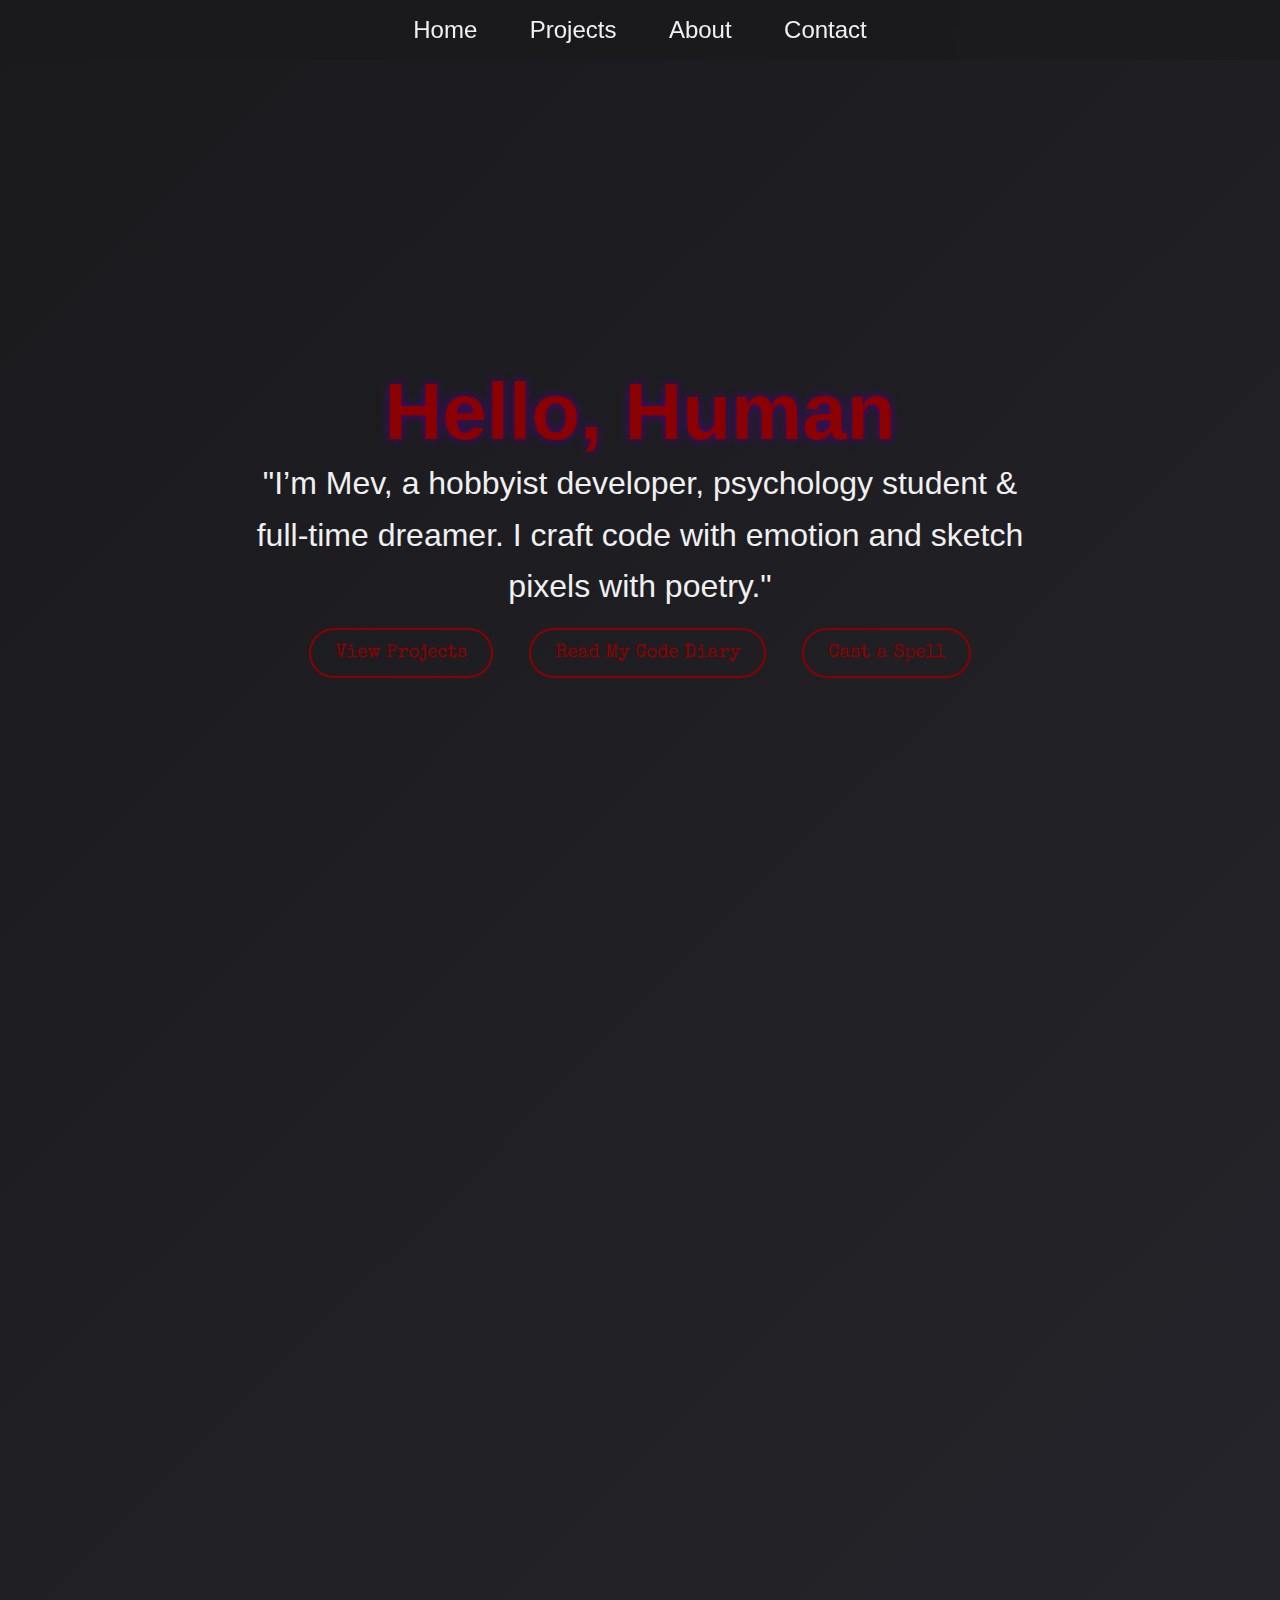
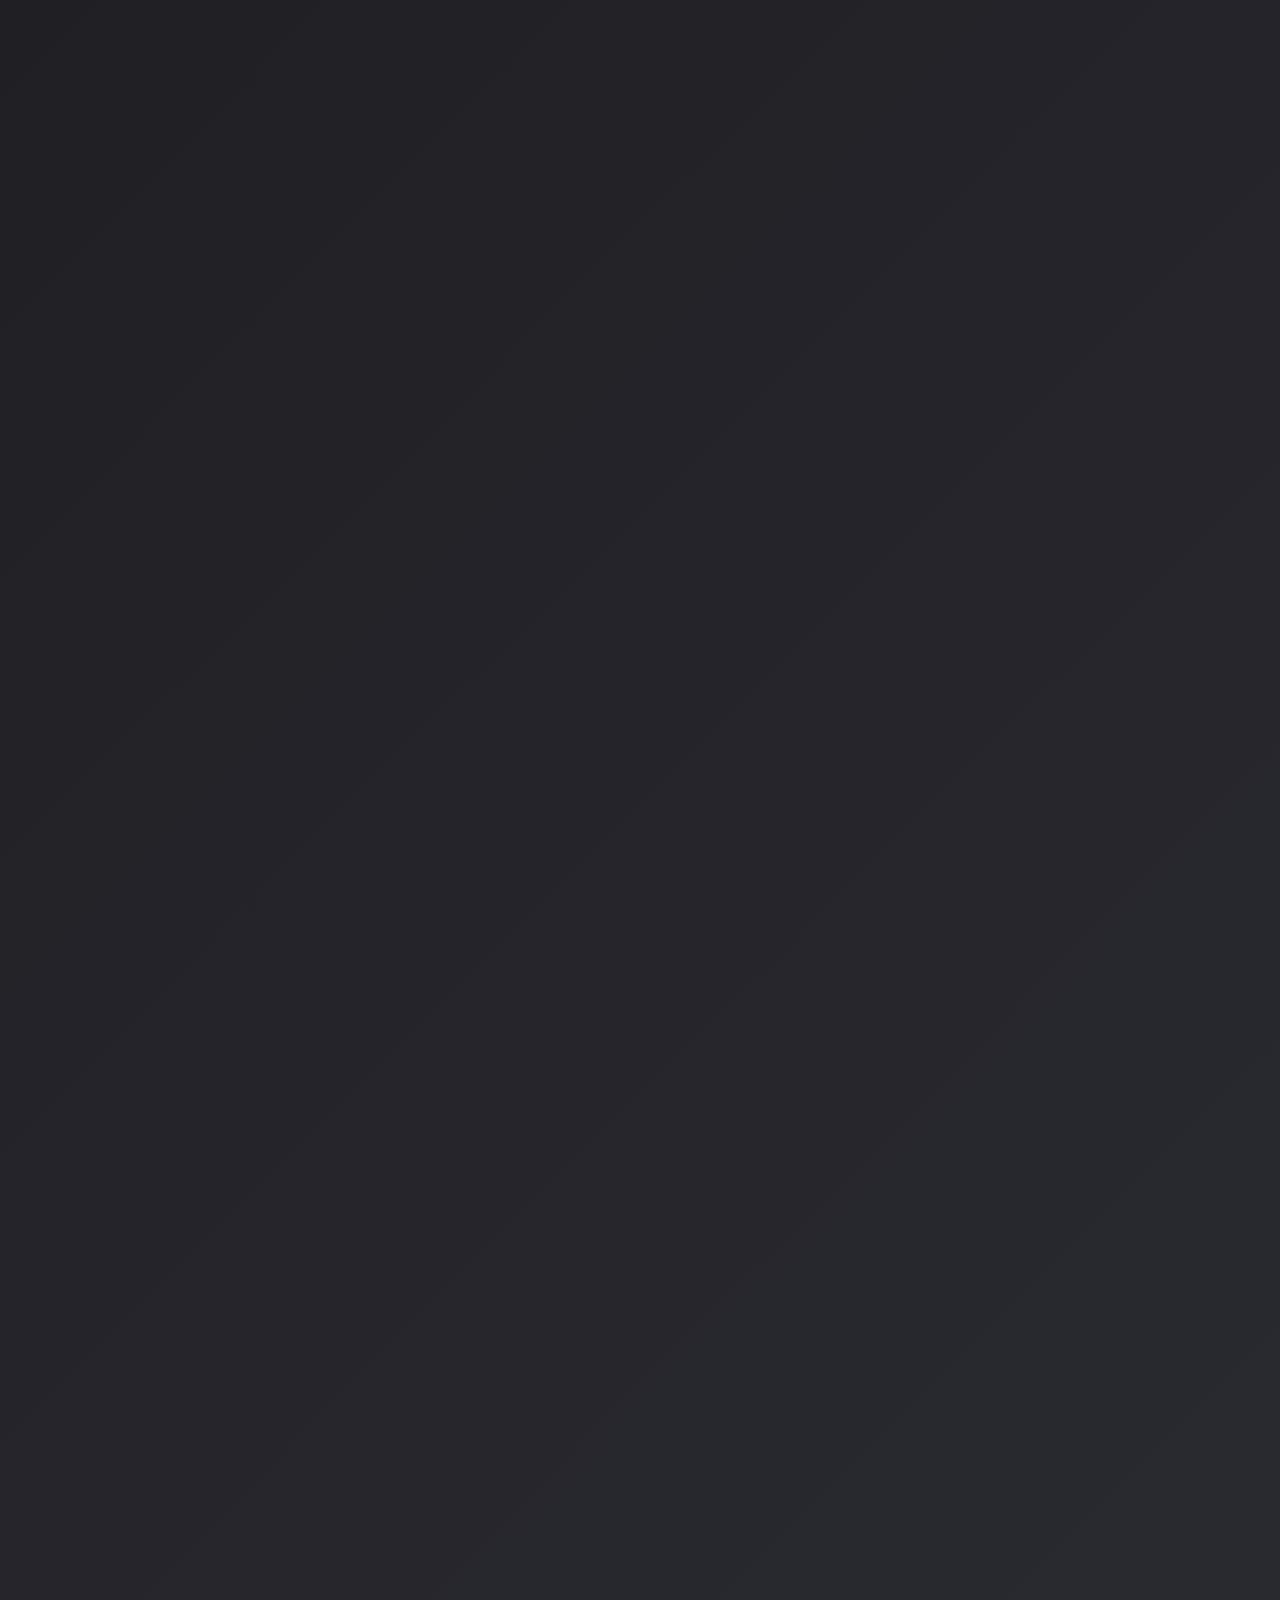
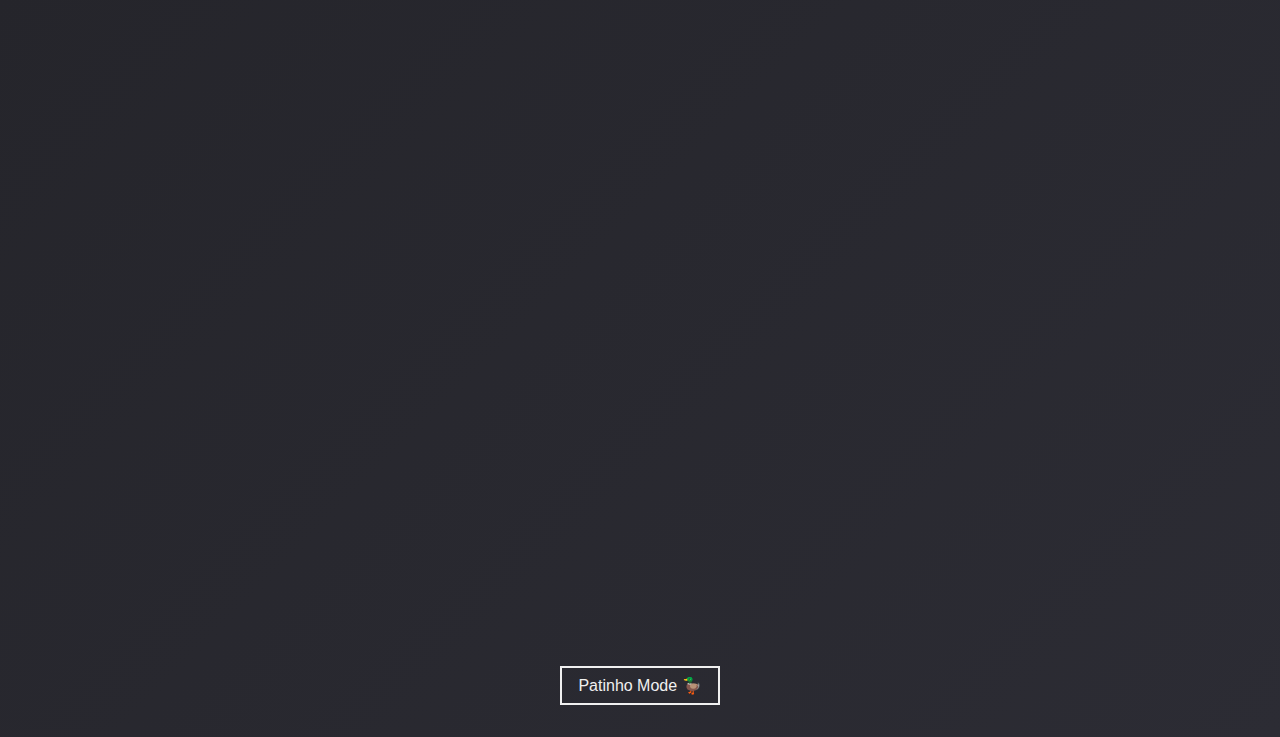
<file: index.html>
<!DOCTYPE html>
<html lang="en">
<head>
    <meta charset="UTF-8">
    <meta name="viewport" content="width=device-width, initial-scale=1.0">
    <title>StudioFox.art | Mev's Portfolio</title>
    <link rel="preconnect" href="https://fonts.googleapis.com">
    <link rel="preconnect" href="https://fonts.gstatic.com" crossorigin>
    <link href="https://fonts.googleapis.com/css2?family=Dancing+Script:wght@400;700&family=Special+Elite&display=swap" rel="stylesheet">
    <link rel="stylesheet" href="style.css">
</head>
<body>

    <header>
        <nav>
            <a href="#home" class="nav-link">Home</a>
            <a href="#projects" class="nav-link">Projects</a>
            <a href="#about" class="nav-link">About</a>
            <a href="#contact" class="nav-link">Contact</a>
        </nav>
    </header>

    <main>
        <section id="home">
            <div class="home-content">
                <h1>Hello, Human</h1>
                <p>"I’m Mev, a hobbyist developer, psychology student & full-time dreamer. I craft code with emotion and sketch pixels with poetry."</p>
                <div class="home-buttons">
                    <a href="#projects" class="btn">View Projects</a>
                    <a href="https://github.com/Mev" class="btn" target="_blank">Read My Code Diary</a>
                    <a href="#contact" class="btn">Cast a Spell</a>
                </div>
            </div>
        </section>

        <section id="projects">
            <h2>My Little Creations</h2>
            <div class="project-gallery">
                    <div class="project-card">
                        <div class="project-image-placeholder">
                            <h4>The Guide to Everyday Magic</h4>
                            <p class="placeholder-emoji">✨🔮</p>
                        </div>
                        <div class="project-overlay">
                            <h3>The Guide to Everyday Magic</h3>
                            <p class="project-description">Transform ordinary moments into extraordinary rituals.</p>
                            <div class="project-tags">
                                <span>HTML</span>
                                <span>CSS</span>
                                <span>JS</span>
                            </div>
                            <a href="everyday_magic.html" class="btn" target="_blank">View Project</a>
                        </div>
                    </div>

                    <div class="project-card">
                        <div class="project-image-placeholder">
                            <h4>The Chaos Zodiac</h4>
                            <p class="placeholder-emoji">✨🔮</p>
                        </div>
                        <div class="project-overlay">
                            <h3>The Chaos Zodiac</h3>
                            <p class="project-description">A whimsical horoscope that delivers beautifully bizarre predictions.</p>
                            <div class="project-tags">
                                <span>HTML</span>
                                <span>CSS</span>
                                <span>JS</span>
                            </div>
                            <a href="the_chaos_zodiac.html" class="btn" target="_blank">View Project</a>
                        </div>
                    </div>

                    <div class="project-card">
                        <div class="project-image-placeholder">
                            <h4>Cemetery of Underrated Movies</h4>
                            <p class="placeholder-emoji">🪦🎬</p>
                        </div>
                        <div class="project-overlay">
                            <h3>Cemetery of Underrated Movies</h3>
                            <p class="project-description">A solemn, interactive tribute to the cinematic masterpieces that were unjustly buried.</p>
                            <div class="project-tags">
                                <span>HTML</span>
                                <span>CSS</span>
                                <span>JS</span>
                            </div>
                            <a href="cemetery.html" class="btn" target="_blank">View Project</a>
                        </div>
                    </div>

                    <div class="project-card">
                        <div class="project-image-placeholder">
                            <h4>Emotional Bestiary</h4>
                            <p class="placeholder-emoji">🐉🐾</p>
                        </div>
                        <div class="project-overlay">
                            <h3>Emotional Bestiary</h3>
                            <p class="project-description">A symbolic, poetic pokedex of emotions.</p>
                            <div class="project-tags">
                                <span>HTML</span>
                                <span>CSS</span>
                                <span>JS</span>
                            </div>
                            <a href="emotional_bestiary.html" class="btn" target="_blank">View Project</a>
                        </div>
                    </div>
                </div>
        </section>

        <section id="about">
            <h2>Who codes behind the tail?</h2>
            <div class="about-content">
                <p>"I write code like I write poetry — with emotion, patience and just a little magic. I’m deeply in love with psychology, Fernando, and the art of making things that speak to the soul. I dream of building worlds, apps, and stories that feel alive."</p>
                <div class="fun-facts">
                    <h3>Fun Facts</h3>
                    <ul>
                        <li>My favorite bug fix was love ❤️</li>
                        <li>I once coded until the sun rose (and the coffee died) ☕</li>
                        <li>My IDE has themes that match my mood 🎨</li>
                    </ul>
                </div>
            </div>
        </section>

        <section id="contact">
            <h2>Leave a Spell for Me</h2>
            <form action="https://formspree.io/f/xzzveovy" method="POST">
                <label for="name">Who are you in this realm?</label>
                <input type="text" id="name" name="name" required>

                <label for="message">What enchantment would you like to send?</label>
                <textarea id="message" name="message" required></textarea>

                <button type="submit" class="btn">Send Spell ✨</button>
            </form>
        </section>
    </main>

    <footer>
        <div id="patinho-message" class="patinho-message">
            <p>🦊❤️🦆 Beloved, should fate dare tear us apart… I would raise every demon from the abyss to reunite our souls.</p>
        </div>
        <button id="patinho-mode-btn">Patinho Mode 🦆</button>
    </footer>

    <script src="script.js"></script>
</body>
</html>
</file>
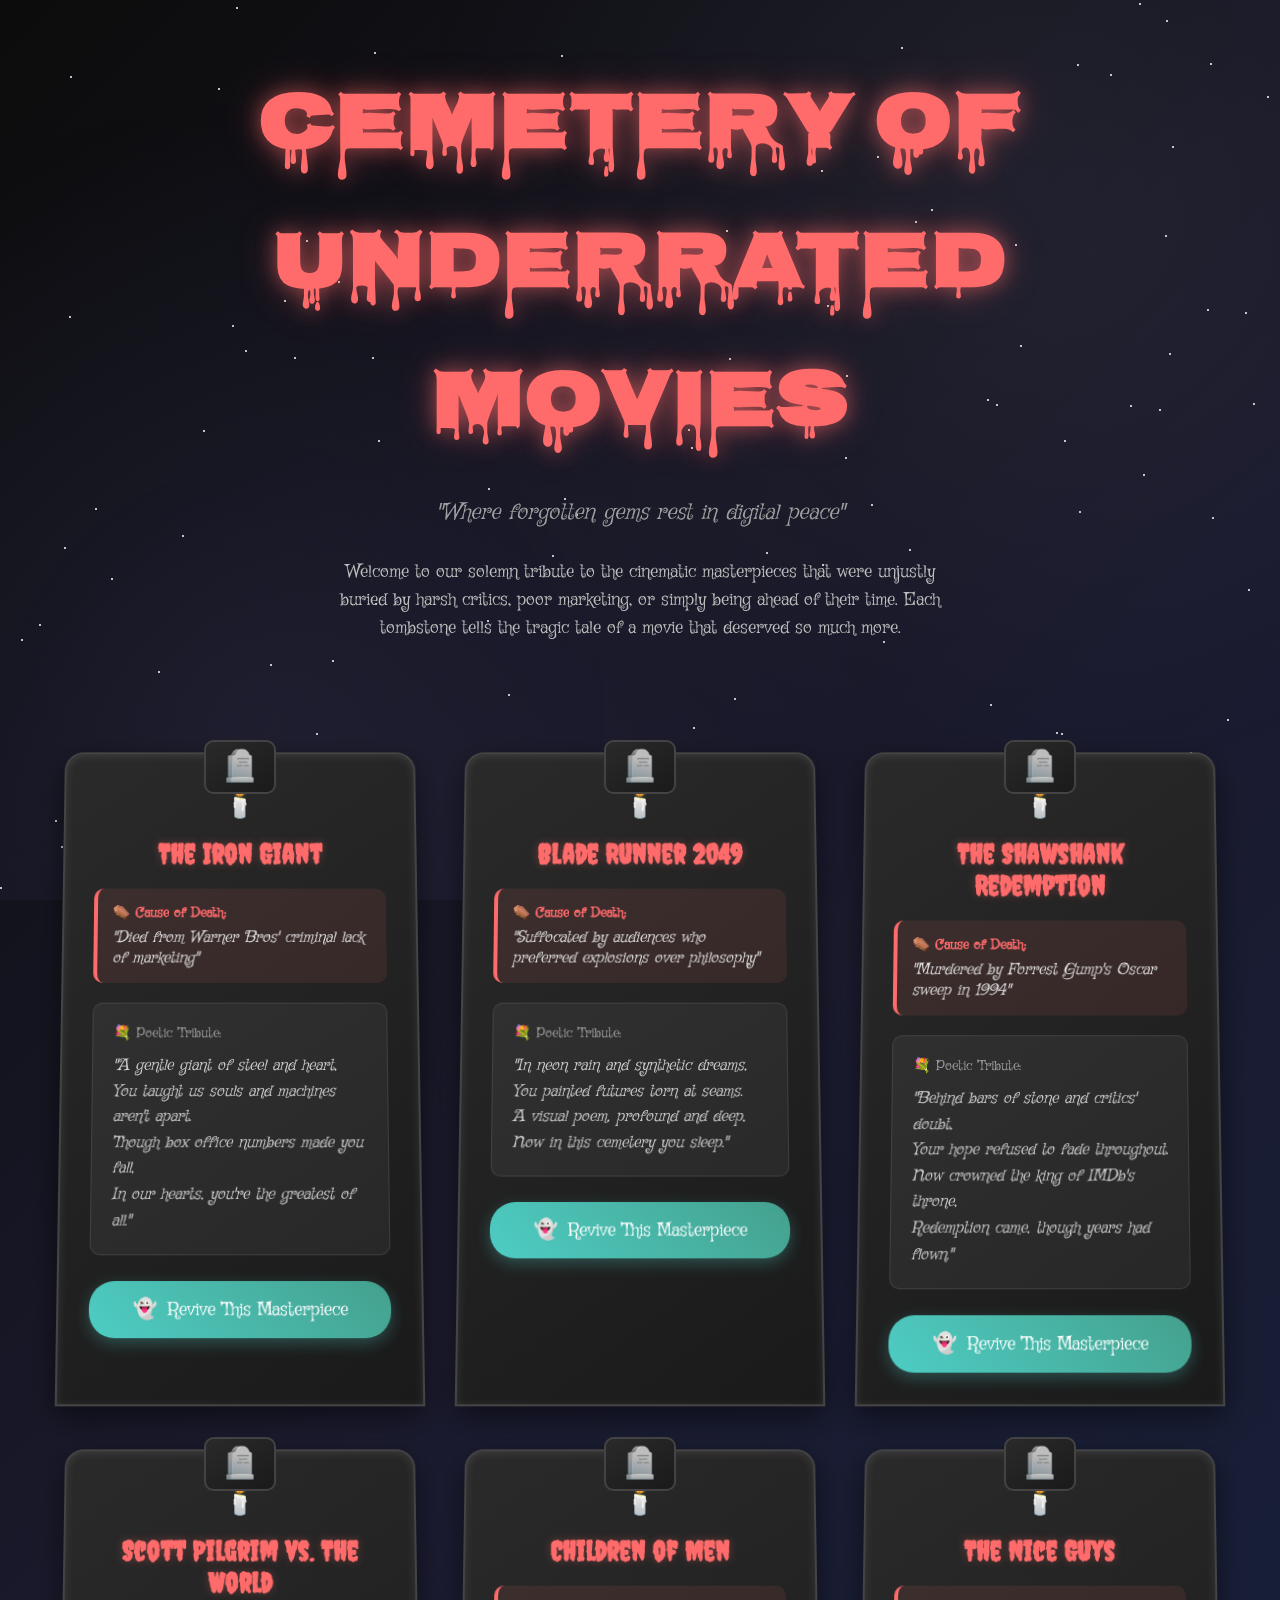
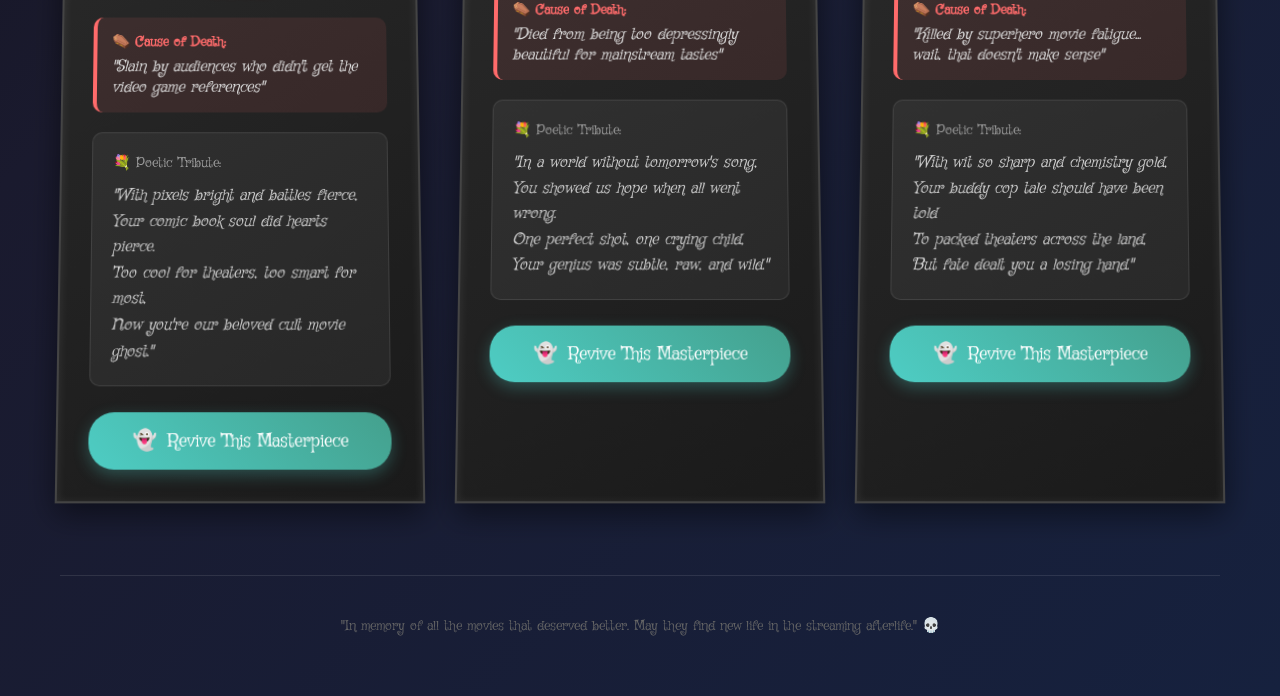
<file: cemetery.html>
<!DOCTYPE html>
<html lang="en">
<head>
    <meta charset="UTF-8">
    <meta name="viewport" content="width=device-width, initial-scale=1.0">
    <title>🪦 Cemetery of Underrated Movies</title>
    <style>
        @import url('https://fonts.googleapis.com/css2?family=Creepster&family=Nosifer&family=Griffy:wght@400&display=swap');
        
        * {
            margin: 0;
            padding: 0;
            box-sizing: border-box;
        }
        
        body {
            background: linear-gradient(135deg, #0c0c0c 0%, #1a1a2e 50%, #16213e 100%);
            min-height: 100vh;
            font-family: 'Griffy', cursive;
            color: #e0e0e0;
            overflow-x: hidden;
            position: relative;
        }
        
        /* Animated fog effect */
        body::before {
            content: '';
            position: fixed;
            top: 0;
            left: 0;
            width: 100%;
            height: 100%;
            background: radial-gradient(circle at 20% 80%, rgba(120, 119, 198, 0.1) 0%, transparent 50%),
                        radial-gradient(circle at 80% 20%, rgba(255, 255, 255, 0.05) 0%, transparent 50%);
            animation: drift 20s ease-in-out infinite alternate;
            pointer-events: none;
            z-index: 1;
        }
        
        @keyframes drift {
            0% { transform: translateX(-10px) translateY(-10px); }
            100% { transform: translateX(10px) translateY(10px); }
        }
        
        /* Twinkling stars */
        .stars {
            position: fixed;
            top: 0;
            left: 0;
            width: 100%;
            height: 100%;
            pointer-events: none;
            z-index: 1;
        }
        
        .star {
            position: absolute;
            width: 2px;
            height: 2px;
            background: white;
            border-radius: 50%;
            animation: twinkle 3s ease-in-out infinite alternate;
        }
        
        @keyframes twinkle {
            0% { opacity: 0.3; transform: scale(1); }
            100% { opacity: 1; transform: scale(1.2); }
        }
        
        .container {
            position: relative;
            z-index: 2;
            max-width: 1200px;
            margin: 0 auto;
            padding: 20px;
        }
        
        .header {
            text-align: center;
            margin-bottom: 50px;
            padding: 40px 20px;
        }
        
        .title {
            font-family: 'Nosifer', cursive;
            font-size: clamp(2.5rem, 8vw, 5rem);
            color: #ff6b6b;
            text-shadow: 0 0 20px rgba(255, 107, 107, 0.5), 
                         0 0 40px rgba(255, 107, 107, 0.3);
            margin-bottom: 20px;
            animation: glow 2s ease-in-out infinite alternate;
        }
        
        @keyframes glow {
            0% { text-shadow: 0 0 20px rgba(255, 107, 107, 0.5), 0 0 40px rgba(255, 107, 107, 0.3); }
            100% { text-shadow: 0 0 30px rgba(255, 107, 107, 0.8), 0 0 60px rgba(255, 107, 107, 0.5); }
        }
        
        .subtitle {
            font-size: 1.4rem;
            color: #a0a0a0;
            margin-bottom: 30px;
            font-style: italic;
        }
        
        .description {
            font-size: 1.1rem;
            color: #c0c0c0;
            max-width: 600px;
            margin: 0 auto;
            line-height: 1.6;
        }
        
        .cemetery {
            display: grid;
            grid-template-columns: repeat(auto-fit, minmax(350px, 1fr));
            gap: 40px;
            margin-top: 60px;
        }
        
        .tombstone {
            background: linear-gradient(145deg, #2a2a2a, #1a1a1a);
            border-radius: 20px 20px 0 0;
            padding: 30px;
            box-shadow: 0 10px 30px rgba(0, 0, 0, 0.5),
                        inset 0 2px 10px rgba(255, 255, 255, 0.1);
            border: 2px solid #444;
            position: relative;
            transform: perspective(1000px) rotateX(5deg);
            transition: all 0.3s ease;
            cursor: pointer;
        }
        
        .tombstone:hover {
            transform: perspective(1000px) rotateX(0deg) translateY(-10px);
            box-shadow: 0 20px 40px rgba(0, 0, 0, 0.7),
                        inset 0 2px 10px rgba(255, 255, 255, 0.2);
        }
        
        .tombstone::before {
            content: '🪦';
            position: absolute;
            top: -15px;
            left: 50%;
            transform: translateX(-50%);
            font-size: 2rem;
            background: linear-gradient(145deg, #2a2a2a, #1a1a1a);
            padding: 5px 15px;
            border-radius: 10px;
            border: 2px solid #444;
        }
        
        .movie-title {
            font-family: 'Creepster', cursive;
            font-size: 1.8rem;
            color: #ff6b6b;
            text-align: center;
            margin-bottom: 20px;
            text-shadow: 0 0 10px rgba(255, 107, 107, 0.3);
        }
        
        .candle {
            font-size: 2rem;
            text-align: center;
            margin-bottom: 15px;
            animation: flicker 2s ease-in-out infinite alternate;
        }
        
        @keyframes flicker {
            0% { opacity: 0.8; transform: scale(1); }
            100% { opacity: 1; transform: scale(1.1); }
        }
        
        .cause-of-death {
            background: rgba(255, 107, 107, 0.1);
            padding: 15px;
            border-radius: 10px;
            border-left: 4px solid #ff6b6b;
            margin-bottom: 20px;
        }
        
        .cause-label {
            font-size: 0.9rem;
            color: #ff6b6b;
            font-weight: bold;
            margin-bottom: 5px;
        }
        
        .cause-text {
            font-size: 1rem;
            color: #e0e0e0;
            font-style: italic;
        }
        
        .tribute {
            background: rgba(255, 255, 255, 0.05);
            padding: 20px;
            border-radius: 10px;
            margin-bottom: 25px;
            border: 1px solid rgba(255, 255, 255, 0.1);
        }
        
        .tribute-label {
            font-size: 0.9rem;
            color: #a0a0a0;
            margin-bottom: 10px;
            display: flex;
            align-items: center;
            gap: 5px;
        }
        
        .tribute-text {
            font-size: 1rem;
            line-height: 1.6;
            color: #d0d0d0;
            font-style: italic;
        }
        
        .revive-btn {
            background: linear-gradient(45deg, #4ecdc4, #44a08d);
            border: none;
            padding: 15px 30px;
            border-radius: 25px;
            color: white;
            font-family: 'Griffy', cursive;
            font-size: 1.1rem;
            cursor: pointer;
            width: 100%;
            transition: all 0.3s ease;
            box-shadow: 0 5px 15px rgba(78, 205, 196, 0.3);
            position: relative;
            overflow: hidden;
        }
        
        .revive-btn:hover {
            transform: translateY(-2px);
            box-shadow: 0 8px 25px rgba(78, 205, 196, 0.5);
        }
        
        .revive-btn:active {
            transform: translateY(0);
        }
        
        .revive-btn::before {
            content: '👻';
            margin-right: 10px;
            font-size: 1.2rem;
        }
        
        .footer {
            text-align: center;
            margin-top: 80px;
            padding: 40px 20px;
            border-top: 1px solid rgba(255, 255, 255, 0.1);
        }
        
        .footer-text {
            color: #666;
            font-size: 0.9rem;
        }
        
        /* Responsive design */
        @media (max-width: 768px) {
            .cemetery {
                grid-template-columns: 1fr;
                gap: 30px;
            }
            
            .tombstone {
                margin: 0 10px;
            }
            
            .title {
                font-size: 2.5rem;
            }
        }
        
        /* Animation for revived movies */
        .revived {
            animation: resurrect 1s ease-out;
            border-color: #4ecdc4;
            box-shadow: 0 0 30px rgba(78, 205, 196, 0.5);
        }
        
        @keyframes resurrect {
            0% { transform: perspective(1000px) rotateX(5deg) translateY(0); }
            50% { transform: perspective(1000px) rotateX(-10deg) translateY(-20px) scale(1.05); }
            100% { transform: perspective(1000px) rotateX(0deg) translateY(-10px); }
        }
    </style>
</head>
<body>
    <div class="stars"></div>
    
    <div class="container">
        <header class="header">
            <h1 class="title">Cemetery of Underrated Movies</h1>
            <p class="subtitle">"Where forgotten gems rest in digital peace"</p>
            <p class="description">
                Welcome to our solemn tribute to the cinematic masterpieces that were unjustly buried by harsh critics, 
                poor marketing, or simply being ahead of their time. Each tombstone tells the tragic tale of a movie 
                that deserved so much more.
            </p>
        </header>
        
        <div class="cemetery">
            <!-- Movie 1: The Iron Giant -->
            <div class="tombstone">
                <div class="candle">🕯️</div>
                <h2 class="movie-title">The Iron Giant</h2>
                <div class="cause-of-death">
                    <div class="cause-label">⚰️ Cause of Death:</div>
                    <div class="cause-text">"Died from Warner Bros' criminal lack of marketing"</div>
                </div>
                <div class="tribute">
                    <div class="tribute-label">💐 Poetic Tribute:</div>
                    <div class="tribute-text">
                        "A gentle giant of steel and heart,<br>
                        You taught us souls and machines aren't apart.<br>
                        Though box office numbers made you fall,<br>
                        In our hearts, you're the greatest of all."
                    </div>
                </div>
                <button class="revive-btn" onclick="reviveMovie(this)">Revive This Masterpiece</button>
            </div>
            
            <!-- Movie 2: Blade Runner 2049 -->
            <div class="tombstone">
                <div class="candle">🕯️</div>
                <h2 class="movie-title">Blade Runner 2049</h2>
                <div class="cause-of-death">
                    <div class="cause-label">⚰️ Cause of Death:</div>
                    <div class="cause-text">"Suffocated by audiences who preferred explosions over philosophy"</div>
                </div>
                <div class="tribute">
                    <div class="tribute-label">💐 Poetic Tribute:</div>
                    <div class="tribute-text">
                        "In neon rain and synthetic dreams,<br>
                        You painted futures torn at seams.<br>
                        A visual poem, profound and deep,<br>
                        Now in this cemetery you sleep."
                    </div>
                </div>
                <button class="revive-btn" onclick="reviveMovie(this)">Revive This Masterpiece</button>
            </div>
            
            <!-- Movie 3: The Shawshank Redemption -->
            <div class="tombstone">
                <div class="candle">🕯️</div>
                <h2 class="movie-title">The Shawshank Redemption</h2>
                <div class="cause-of-death">
                    <div class="cause-label">⚰️ Cause of Death:</div>
                    <div class="cause-text">"Murdered by Forrest Gump's Oscar sweep in 1994"</div>
                </div>
                <div class="tribute">
                    <div class="tribute-label">💐 Poetic Tribute:</div>
                    <div class="tribute-text">
                        "Behind bars of stone and critics' doubt,<br>
                        Your hope refused to fade throughout.<br>
                        Now crowned the king of IMDb's throne,<br>
                        Redemption came, though years had flown."
                    </div>
                </div>
                <button class="revive-btn" onclick="reviveMovie(this)">Revive This Masterpiece</button>
            </div>
            
            <!-- Movie 4: Scott Pilgrim vs. The World -->
            <div class="tombstone">
                <div class="candle">🕯️</div>
                <h2 class="movie-title">Scott Pilgrim vs. The World</h2>
                <div class="cause-of-death">
                    <div class="cause-label">⚰️ Cause of Death:</div>
                    <div class="cause-text">"Slain by audiences who didn't get the video game references"</div>
                </div>
                <div class="tribute">
                    <div class="tribute-label">💐 Poetic Tribute:</div>
                    <div class="tribute-text">
                        "With pixels bright and battles fierce,<br>
                        Your comic book soul did hearts pierce.<br>
                        Too cool for theaters, too smart for most,<br>
                        Now you're our beloved cult movie ghost."
                    </div>
                </div>
                <button class="revive-btn" onclick="reviveMovie(this)">Revive This Masterpiece</button>
            </div>
            
            <!-- Movie 5: Children of Men -->
            <div class="tombstone">
                <div class="candle">🕯️</div>
                <h2 class="movie-title">Children of Men</h2>
                <div class="cause-of-death">
                    <div class="cause-label">⚰️ Cause of Death:</div>
                    <div class="cause-text">"Died from being too depressingly beautiful for mainstream tastes"</div>
                </div>
                <div class="tribute">
                    <div class="tribute-label">💐 Poetic Tribute:</div>
                    <div class="tribute-text">
                        "In a world without tomorrow's song,<br>
                        You showed us hope when all went wrong.<br>
                        One perfect shot, one crying child,<br>
                        Your genius was subtle, raw, and wild."
                    </div>
                </div>
                <button class="revive-btn" onclick="reviveMovie(this)">Revive This Masterpiece</button>
            </div>
            
            <!-- Movie 6: The Nice Guys -->
            <div class="tombstone">
                <div class="candle">🕯️</div>
                <h2 class="movie-title">The Nice Guys</h2>
                <div class="cause-of-death">
                    <div class="cause-label">⚰️ Cause of Death:</div>
                    <div class="cause-text">"Killed by superhero movie fatigue... wait, that doesn't make sense"</div>
                </div>
                <div class="tribute">
                    <div class="tribute-label">💐 Poetic Tribute:</div>
                    <div class="tribute-text">
                        "With wit so sharp and chemistry gold,<br>
                        Your buddy cop tale should have been told<br>
                        To packed theaters across the land,<br>
                        But fate dealt you a losing hand."
                    </div>
                </div>
                <button class="revive-btn" onclick="reviveMovie(this)">Revive This Masterpiece</button>
            </div>
        </div>
        
        <footer class="footer">
            <p class="footer-text">
                "In memory of all the movies that deserved better. May they find new life in the streaming afterlife." 💀
            </p>
        </footer>
    </div>
    
    <script>
        // Create twinkling stars
        function createStars() {
            const starsContainer = document.querySelector('.stars');
            for (let i = 0; i < 100; i++) {
                const star = document.createElement('div');
                star.className = 'star';
                star.style.left = Math.random() * 100 + '%';
                star.style.top = Math.random() * 100 + '%';
                star.style.animationDelay = Math.random() * 3 + 's';
                star.style.animationDuration = (Math.random() * 3 + 2) + 's';
                starsContainer.appendChild(star);
            }
        }
        
        // Revive movie function
        function reviveMovie(button) {
            const tombstone = button.closest('.tombstone');
            const movieTitle = tombstone.querySelector('.movie-title').textContent;
            
            // Add revived animation
            tombstone.classList.add('revived');
            
            // Change button text temporarily
            const originalText = button.innerHTML;
            button.innerHTML = '✨ REVIVED! ✨';
            button.style.background = 'linear-gradient(45deg, #ff6b6b, #ffa500)';
            
            // Show resurrection message
            showResurrectionMessage(movieTitle);
            
            // Reset after animation
            setTimeout(() => {
                tombstone.classList.remove('revived');
                button.innerHTML = originalText;
                button.style.background = 'linear-gradient(45deg, #4ecdc4, #44a08d)';
            }, 3000);
        }
        
        // Show resurrection message
        function showResurrectionMessage(movieTitle) {
            const message = document.createElement('div');
            message.style.cssText = `
                position: fixed;
                top: 50%;
                left: 50%;
                transform: translate(-50%, -50%);
                background: linear-gradient(45deg, #4ecdc4, #44a08d);
                color: white;
                padding: 30px 50px;
                border-radius: 20px;
                font-family: 'Creepster', cursive;
                font-size: 1.5rem;
                text-align: center;
                box-shadow: 0 20px 40px rgba(0, 0, 0, 0.7);
                z-index: 1000;
                animation: fadeInOut 3s ease-in-out;
            `;
            
            message.innerHTML = `
                👻 "${movieTitle}" has been REVIVED! 👻<br>
                <small style="font-family: 'Griffy', cursive; font-size: 1rem; margin-top: 10px; display: block;">
                    Go watch it again... if you dare!
                </small>
            `;
            
            // Add fade animation
            const style = document.createElement('style');
            style.textContent = `
                @keyframes fadeInOut {
                    0% { opacity: 0; transform: translate(-50%, -50%) scale(0.8); }
                    20% { opacity: 1; transform: translate(-50%, -50%) scale(1); }
                    80% { opacity: 1; transform: translate(-50%, -50%) scale(1); }
                    100% { opacity: 0; transform: translate(-50%, -50%) scale(0.8); }
                }
            `;
            document.head.appendChild(style);
            
            document.body.appendChild(message);
            
            setTimeout(() => {
                document.body.removeChild(message);
                document.head.removeChild(style);
            }, 3000);
        }
        
        // Initialize stars when page loads
        document.addEventListener('DOMContentLoaded', createStars);
        
        // Add some spooky mouse effects
        document.addEventListener('mousemove', (e) => {
            if (Math.random() < 0.001) { // Very rare ghost appearance
                createGhost(e.clientX, e.clientY);
            }
        });
        
        function createGhost(x, y) {
            const ghost = document.createElement('div');
            ghost.textContent = '👻';
            ghost.style.cssText = `
                position: fixed;
                left: ${x}px;
                top: ${y}px;
                font-size: 2rem;
                pointer-events: none;
                z-index: 1000;
                animation: ghostFloat 2s ease-out forwards;
            `;
            
            const style = document.createElement('style');
            style.textContent = `
                @keyframes ghostFloat {
                    0% { opacity: 0; transform: translateY(0); }
                    50% { opacity: 1; }
                    100% { opacity: 0; transform: translateY(-100px); }
                }
            `;
            document.head.appendChild(style);
            
            document.body.appendChild(ghost);
            
            setTimeout(() => {
                document.body.removeChild(ghost);
                document.head.removeChild(style);
            }, 2000);
        }
    </script>
</body>
</html>
</file>
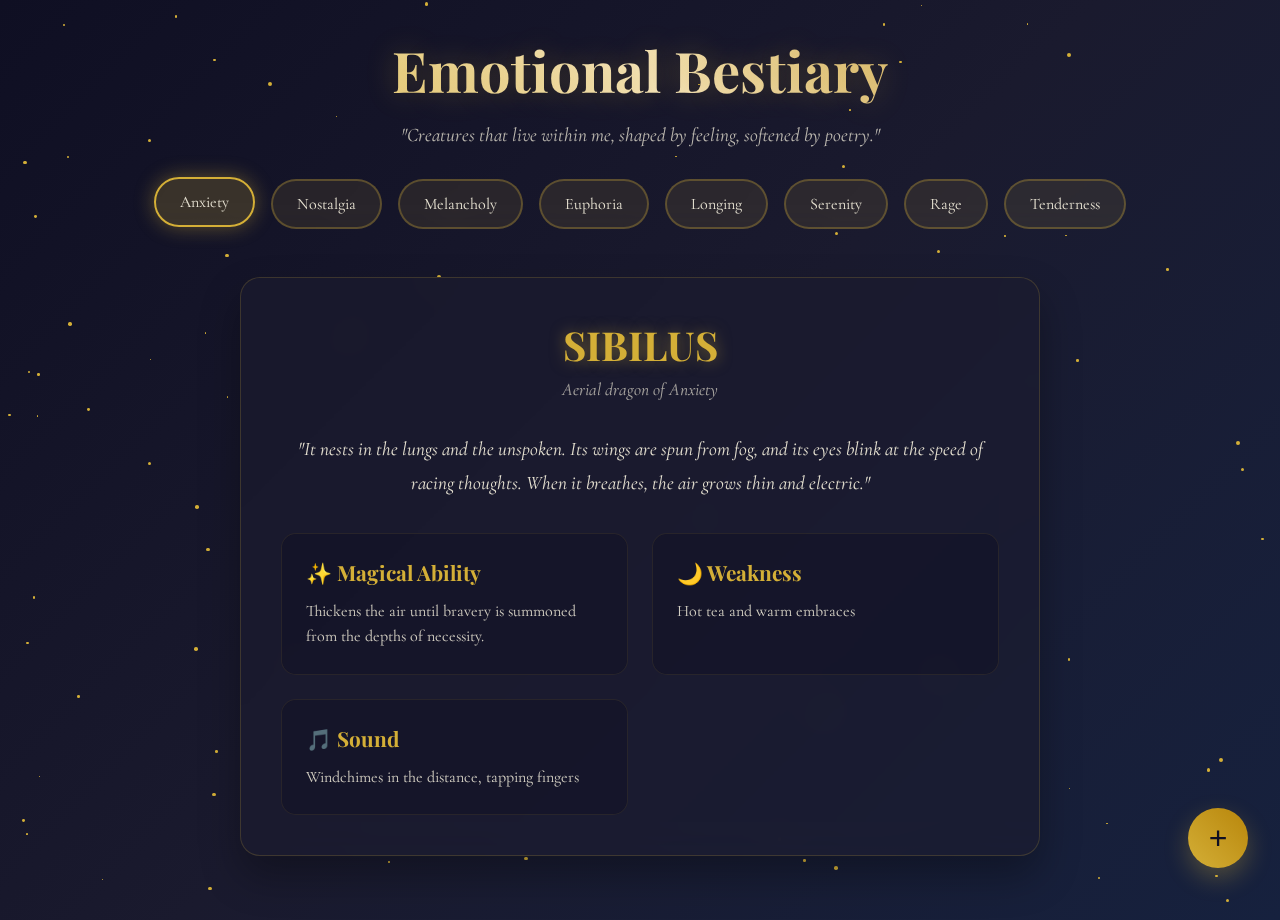
<file: emotional_bestiary.html>
<!DOCTYPE html>
<html lang="en">
<head>
    <meta charset="UTF-8">
    <meta name="viewport" content="width=device-width, initial-scale=1.0">
    <title>Emotional Bestiary</title>
    <link href="https://fonts.googleapis.com/css2?family=Cormorant+Garamond:ital,wght@0,300;0,400;0,600;1,400&family=Playfair+Display:wght@400;700&display=swap" rel="stylesheet">
    <style>
        * {
            margin: 0;
            padding: 0;
            box-sizing: border-box;
        }

        body {
            background: linear-gradient(135deg, #0f0f23 0%, #1a1a2e 50%, #16213e 100%);
            min-height: 100vh;
            font-family: 'Cormorant Garamond', serif;
            color: #e8e3d3;
            overflow-x: hidden;
            cursor: url('data:image/svg+xml;utf8,<svg xmlns="http://www.w3.org/2000/svg" width="24" height="24" viewBox="0 0 24 24" fill="none" stroke="%23d4af37" stroke-width="2"><path d="M12 2l3.09 6.26L22 9.27l-5 4.87 1.18 6.88L12 17.77l-6.18 3.25L7 14.14 2 9.27l6.91-1.01L12 2z"/></svg>'), auto;
        }

        .starfield {
            position: fixed;
            top: 0;
            left: 0;
            width: 100%;
            height: 100%;
            pointer-events: none;
            z-index: 1;
        }

        .star {
            position: absolute;
            background: #d4af37;
            border-radius: 50%;
            animation: twinkle 3s infinite;
        }

        @keyframes twinkle {
            0%, 100% { opacity: 0.3; transform: scale(1); }
            50% { opacity: 1; transform: scale(1.2); }
        }

        .container {
            position: relative;
            z-index: 2;
            max-width: 1200px;
            margin: 0 auto;
            padding: 2rem;
        }

        .header {
            text-align: center;
            margin-bottom: 3rem;
        }

        .title {
            font-family: 'Playfair Display', serif;
            font-size: 3.5rem;
            background: linear-gradient(45deg, #d4af37, #f4e4bc, #b8860b);
            -webkit-background-clip: text;
            -webkit-text-fill-color: transparent;
            background-clip: text;
            margin-bottom: 1rem;
            text-shadow: 0 0 30px rgba(212, 175, 55, 0.3);
        }

        .subtitle {
            font-size: 1.2rem;
            opacity: 0.8;
            font-style: italic;
            margin-bottom: 2rem;
        }

        .emotion-selector {
            display: flex;
            flex-wrap: wrap;
            justify-content: center;
            gap: 1rem;
            margin-bottom: 3rem;
        }

        .emotion-btn {
            background: rgba(212, 175, 55, 0.1);
            border: 2px solid rgba(212, 175, 55, 0.3);
            color: #e8e3d3;
            padding: 0.8rem 1.5rem;
            border-radius: 25px;
            font-family: 'Cormorant Garamond', serif;
            font-size: 1rem;
            cursor: pointer;
            transition: all 0.3s ease;
            backdrop-filter: blur(10px);
        }

        .emotion-btn:hover, .emotion-btn.active {
            background: rgba(212, 175, 55, 0.2);
            border-color: #d4af37;
            box-shadow: 0 0 20px rgba(212, 175, 55, 0.4);
            transform: translateY(-2px);
        }

        .creature-card {
            background: rgba(26, 26, 46, 0.6);
            border: 1px solid rgba(212, 175, 55, 0.2);
            border-radius: 20px;
            padding: 2.5rem;
            margin: 2rem auto;
            max-width: 800px;
            backdrop-filter: blur(15px);
            box-shadow: 0 20px 40px rgba(0, 0, 0, 0.3);
            opacity: 0;
            transform: translateY(30px);
            transition: all 0.6s ease;
            position: relative;
            overflow: hidden;
        }

        .creature-card.visible {
            opacity: 1;
            transform: translateY(0);
        }

        .creature-card::before {
            content: '';
            position: absolute;
            top: -50%;
            left: -50%;
            width: 200%;
            height: 200%;
            background: radial-gradient(circle, rgba(212, 175, 55, 0.1) 0%, transparent 70%);
            opacity: 0;
            transition: opacity 0.3s ease;
        }

        .creature-card:hover::before {
            opacity: 1;
        }

        .creature-name {
            font-family: 'Playfair Display', serif;
            font-size: 2.5rem;
            color: #d4af37;
            text-align: center;
            margin-bottom: 0.5rem;
            text-shadow: 0 0 15px rgba(212, 175, 55, 0.5);
        }

        .creature-type {
            text-align: center;
            font-style: italic;
            opacity: 0.7;
            margin-bottom: 2rem;
            font-size: 1.1rem;
        }

        .creature-description {
            font-size: 1.2rem;
            line-height: 1.8;
            text-align: center;
            margin-bottom: 2rem;
            font-style: italic;
        }

        .creature-details {
            display: grid;
            grid-template-columns: repeat(auto-fit, minmax(250px, 1fr));
            gap: 1.5rem;
        }

        .detail-section {
            background: rgba(15, 15, 35, 0.5);
            padding: 1.5rem;
            border-radius: 15px;
            border: 1px solid rgba(212, 175, 55, 0.1);
        }

        .detail-title {
            font-family: 'Playfair Display', serif;
            font-size: 1.3rem;
            color: #d4af37;
            margin-bottom: 0.8rem;
            display: flex;
            align-items: center;
            gap: 0.5rem;
        }

        .detail-content {
            line-height: 1.6;
            opacity: 0.9;
        }

        .add-creature-btn {
            position: fixed;
            bottom: 2rem;
            right: 2rem;
            background: linear-gradient(45deg, #d4af37, #b8860b);
            border: none;
            color: #0f0f23;
            width: 60px;
            height: 60px;
            border-radius: 50%;
            font-size: 2rem;
            cursor: pointer;
            box-shadow: 0 10px 25px rgba(212, 175, 55, 0.3);
            transition: all 0.3s ease;
            z-index: 1000;
        }

        .add-creature-btn:hover {
            transform: scale(1.1) rotate(90deg);
            box-shadow: 0 15px 30px rgba(212, 175, 55, 0.5);
        }

        .modal {
            position: fixed;
            top: 0;
            left: 0;
            width: 100%;
            height: 100%;
            background: rgba(0, 0, 0, 0.8);
            backdrop-filter: blur(10px);
            z-index: 2000;
            display: flex;
            align-items: center;
            justify-content: center;
            opacity: 0;
            visibility: hidden;
            transition: all 0.3s ease;
        }

        .modal.visible {
            opacity: 1;
            visibility: visible;
        }

        .modal-content {
            background: rgba(26, 26, 46, 0.95);
            border: 2px solid rgba(212, 175, 55, 0.3);
            border-radius: 20px;
            padding: 2rem;
            max-width: 500px;
            width: 90%;
            max-height: 80vh;
            overflow-y: auto;
        }

        .form-group {
            margin-bottom: 1.5rem;
        }

        .form-label {
            display: block;
            margin-bottom: 0.5rem;
            color: #d4af37;
            font-family: 'Playfair Display', serif;
        }

        .form-input, .form-textarea {
            width: 100%;
            padding: 0.8rem;
            background: rgba(15, 15, 35, 0.8);
            border: 1px solid rgba(212, 175, 55, 0.3);
            border-radius: 10px;
            color: #e8e3d3;
            font-family: 'Cormorant Garamond', serif;
            font-size: 1rem;
        }

        .form-textarea {
            min-height: 100px;
            resize: vertical;
        }

        .form-buttons {
            display: flex;
            gap: 1rem;
            justify-content: flex-end;
        }

        .btn {
            padding: 0.8rem 1.5rem;
            border: none;
            border-radius: 10px;
            font-family: 'Cormorant Garamond', serif;
            font-size: 1rem;
            cursor: pointer;
            transition: all 0.3s ease;
        }

        .btn-primary {
            background: linear-gradient(45deg, #d4af37, #b8860b);
            color: #0f0f23;
        }

        .btn-secondary {
            background: rgba(212, 175, 55, 0.2);
            color: #e8e3d3;
            border: 1px solid rgba(212, 175, 55, 0.3);
        }

        .floating-particles {
            position: absolute;
            width: 4px;
            height: 4px;
            background: rgba(212, 175, 55, 0.6);
            border-radius: 50%;
            animation: float 6s infinite linear;
            pointer-events: none;
        }

        @keyframes float {
            0% { transform: translateY(100vh) rotate(0deg); opacity: 0; }
            10% { opacity: 1; }
            90% { opacity: 1; }
            100% { transform: translateY(-100px) rotate(360deg); opacity: 0; }
        }

        @media (max-width: 768px) {
            .title { font-size: 2.5rem; }
            .creature-card { padding: 1.5rem; margin: 1rem; }
            .creature-details { grid-template-columns: 1fr; }
            .add-creature-btn { bottom: 1rem; right: 1rem; width: 50px; height: 50px; }
        }
    </style>
</head>
<body>
    <div class="starfield" id="starfield"></div>
    
    <div class="container">
        <div class="header">
            <h1 class="title">Emotional Bestiary</h1>
            <p class="subtitle">"Creatures that live within me, shaped by feeling, softened by poetry."</p>
            
            <div class="emotion-selector" id="emotionSelector">
                <button class="emotion-btn active" data-emotion="anxiety">Anxiety</button>
                <button class="emotion-btn" data-emotion="nostalgia">Nostalgia</button>
                <button class="emotion-btn" data-emotion="melancholy">Melancholy</button>
                <button class="emotion-btn" data-emotion="euphoria">Euphoria</button>
                <button class="emotion-btn" data-emotion="longing">Longing</button>
                <button class="emotion-btn" data-emotion="serenity">Serenity</button>
                <button class="emotion-btn" data-emotion="rage">Rage</button>
                <button class="emotion-btn" data-emotion="tenderness">Tenderness</button>
            </div>
        </div>

        <div class="creature-card visible" id="creatureCard">
            <!-- Creature content will be populated by JavaScript -->
        </div>
    </div>

    <button class="add-creature-btn" id="addCreatureBtn" title="Add New Creature">+</button>

    <div class="modal" id="addCreatureModal">
        <div class="modal-content">
            <h2 style="color: #d4af37; font-family: 'Playfair Display', serif; margin-bottom: 1.5rem;">Create New Creature</h2>
            <form id="addCreatureForm">
                <div class="form-group">
                    <label class="form-label">Emotion</label>
                    <input type="text" class="form-input" name="emotion" required>
                </div>
                <div class="form-group">
                    <label class="form-label">Creature Name</label>
                    <input type="text" class="form-input" name="name" required>
                </div>
                <div class="form-group">
                    <label class="form-label">Type</label>
                    <input type="text" class="form-input" name="type" placeholder="e.g., Ethereal wolf of Sadness">
                </div>
                <div class="form-group">
                    <label class="form-label">Description</label>
                    <textarea class="form-textarea" name="description" required></textarea>
                </div>
                <div class="form-group">
                    <label class="form-label">Magical Ability</label>
                    <textarea class="form-textarea" name="magic" required></textarea>
                </div>
                <div class="form-group">
                    <label class="form-label">Weakness</label>
                    <input type="text" class="form-input" name="weakness" required>
                </div>
                <div class="form-group">
                    <label class="form-label">Sound (optional)</label>
                    <input type="text" class="form-input" name="sound">
                </div>
                <div class="form-buttons">
                    <button type="button" class="btn btn-secondary" id="cancelBtn">Cancel</button>
                    <button type="submit" class="btn btn-primary">Create Creature</button>
                </div>
            </form>
        </div>
    </div>

    <script>
        // Creature database
        const creatures = {
            anxiety: {
                name: "SIBILUS",
                type: "Aerial dragon of Anxiety",
                description: "It nests in the lungs and the unspoken. Its wings are spun from fog, and its eyes blink at the speed of racing thoughts. When it breathes, the air grows thin and electric.",
                magic: "Thickens the air until bravery is summoned from the depths of necessity.",
                weakness: "Hot tea and warm embraces",
                sound: "Windchimes in the distance, tapping fingers"
            },
            nostalgia: {
                name: "MURMURIS",
                type: "Glass feline of Nostalgia", 
                description: "It walks without sound, and its meow can only be heard by hearts that ache. Its body is see-through, like faded film reels, and its whiskers collect dust from forgotten years.",
                magic: "Opens short-lived portals to beloved memories that taste of summer rain.",
                weakness: "Old letters and the smell of fresh laundry",
                sound: "A soft cassette tape hiss, distant laughter"
            },
            melancholy: {
                name: "UMBRALUNA",
                type: "Shadow deer of Melancholy",
                description: "Its antlers are made of twilight mist, and it grazes in fields that exist between what was and what could have been. Its hooves leave no prints, only the faint scent of autumn leaves.",
                magic: "Transforms sorrow into poetry that flows like honey from wounds.",
                weakness: "Candlelight and handwritten songs",
                sound: "Rain on windows, sighing wind"
            },
            euphoria: {
                name: "STELLARIS",
                type: "Phoenix of Euphoria",
                description: "Born from laughter and lightning, it carries constellation maps in its feathers. When it sings, colors that have no names paint themselves across the sky.",
                magic: "Ignites ordinary moments until they burn bright as supernovas.",
                weakness: "Heavy thoughts and grey skies",
                sound: "Champagne bubbles, church bells at dawn"
            },
            longing: {
                name: "VAEDORA",
                type: "Moth spirit of Longing",
                description: "It flutters toward lights that exist in other dimensions, its wings dusted with the pollen of impossible flowers. Its flight path traces love letters in the air.",
                magic: "Bridges the space between heart and horizon with silver threads.",
                weakness: "Fulfilled wishes and closed doors",
                sound: "Violin strings, waves against distant shores"
            },
            serenity: {
                name: "TRANQUILUS",
                type: "Lotus whale of Serenity",
                description: "It swims through clouds of lavender smoke, carrying small temples on its back where thoughts go to rest. Its song is the sound of deep breathing made visible.",
                magic: "Slows time until each heartbeat becomes a prayer of gratitude.",
                weakness: "Urgent deadlines and buzzing phones",
                sound: "Tibetan singing bowls, gentle tide pools"
            },
            rage: {
                name: "IGNITUS",
                type: "Volcanic lion of Rage",
                description: "Its mane is liquid fire, and its roar can shatter mirrors three towns away. It prowls the boundaries of injustice, leaving footprints of molten gold.",
                magic: "Burns away what no longer serves, clearing paths for new growth.",
                weakness: "Deep breaths and the color blue",
                sound: "Thunder, crackling bonfires"
            },
            tenderness: {
                name: "DULCIS",
                type: "Hummingbird spirit of Tenderness",
                description: "No larger than a whisper, it builds nests from dandelion wishes and morning dew. Its wings beat in rhythm with gentle hearts, and it feeds on acts of kindness.",
                magic: "Heals wounds with the lightest touch, leaving scars that shimmer like pearl.",
                weakness: "Harsh words and cold shoulders",
                sound: "Baby's first laugh, pages turning softly"
            }
        };

        // Custom creatures from user input
        let customCreatures = {};

        // Create starfield
        function createStarfield() {
            const starfield = document.getElementById('starfield');
            for (let i = 0; i < 100; i++) {
                const star = document.createElement('div');
                star.className = 'star';
                star.style.left = Math.random() * 100 + '%';
                star.style.top = Math.random() * 100 + '%';
                star.style.width = Math.random() * 3 + 1 + 'px';
                star.style.height = star.style.width;
                star.style.animationDelay = Math.random() * 3 + 's';
                starfield.appendChild(star);
            }
        }

        // Create floating particles
        function createFloatingParticles() {
            setInterval(() => {
                if (Math.random() < 0.1) {
                    const particle = document.createElement('div');
                    particle.className = 'floating-particles';
                    particle.style.left = Math.random() * 100 + 'vw';
                    particle.style.animationDuration = (Math.random() * 4 + 4) + 's';
                    document.body.appendChild(particle);
                    
                    setTimeout(() => {
                        particle.remove();
                    }, 8000);
                }
            }, 300);
        }

        // Display creature
        function displayCreature(emotionKey) {
            const allCreatures = { ...creatures, ...customCreatures };
            const creature = allCreatures[emotionKey];
            
            if (!creature) return;

            const card = document.getElementById('creatureCard');
            card.innerHTML = `
                <h2 class="creature-name">${creature.name}</h2>
                <p class="creature-type">${creature.type}</p>
                <p class="creature-description">"${creature.description}"</p>
                <div class="creature-details">
                    <div class="detail-section">
                        <h3 class="detail-title">✨ Magical Ability</h3>
                        <p class="detail-content">${creature.magic}</p>
                    </div>
                    <div class="detail-section">
                        <h3 class="detail-title">🌙 Weakness</h3>
                        <p class="detail-content">${creature.weakness}</p>
                    </div>
                    ${creature.sound ? `
                    <div class="detail-section">
                        <h3 class="detail-title">🎵 Sound</h3>
                        <p class="detail-content">${creature.sound}</p>
                    </div>
                    ` : ''}
                </div>
            `;

            // Animate card appearance
            card.classList.remove('visible');
            setTimeout(() => {
                card.classList.add('visible');
            }, 100);
        }

        // Handle emotion selection
        document.getElementById('emotionSelector').addEventListener('click', (e) => {
            if (e.target.classList.contains('emotion-btn')) {
                // Remove active class from all buttons
                document.querySelectorAll('.emotion-btn').forEach(btn => {
                    btn.classList.remove('active');
                });
                
                // Add active class to clicked button
                e.target.classList.add('active');
                
                // Display creature
                displayCreature(e.target.dataset.emotion);
            }
        });

        // Modal handling
        const modal = document.getElementById('addCreatureModal');
        const addBtn = document.getElementById('addCreatureBtn');
        const cancelBtn = document.getElementById('cancelBtn');
        const form = document.getElementById('addCreatureForm');

        addBtn.addEventListener('click', () => {
            modal.classList.add('visible');
        });

        cancelBtn.addEventListener('click', () => {
            modal.classList.remove('visible');
            form.reset();
        });

        modal.addEventListener('click', (e) => {
            if (e.target === modal) {
                modal.classList.remove('visible');
                form.reset();
            }
        });

        // Form submission
        form.addEventListener('submit', (e) => {
            e.preventDefault();
            
            const formData = new FormData(form);
            const emotion = formData.get('emotion').toLowerCase().replace(/\s+/g, '');
            
            const newCreature = {
                name: formData.get('name').toUpperCase(),
                type: formData.get('type') || `Mystical being of ${formData.get('emotion')}`,
                description: formData.get('description'),
                magic: formData.get('magic'),
                weakness: formData.get('weakness'),
                sound: formData.get('sound') || ''
            };

            // Add to custom creatures
            customCreatures[emotion] = newCreature;

            // Add new emotion button
            const selector = document.getElementById('emotionSelector');
            const newBtn = document.createElement('button');
            newBtn.className = 'emotion-btn';
            newBtn.dataset.emotion = emotion;
            newBtn.textContent = formData.get('emotion');
            selector.appendChild(newBtn);

            // Close modal and display new creature
            modal.classList.remove('visible');
            form.reset();
            
            // Select the new creature
            document.querySelectorAll('.emotion-btn').forEach(btn => {
                btn.classList.remove('active');
            });
            newBtn.classList.add('active');
            displayCreature(emotion);
        });

        // Initialize
        createStarfield();
        createFloatingParticles();
        displayCreature('anxiety');
    </script>
</body>
</html>
</file>
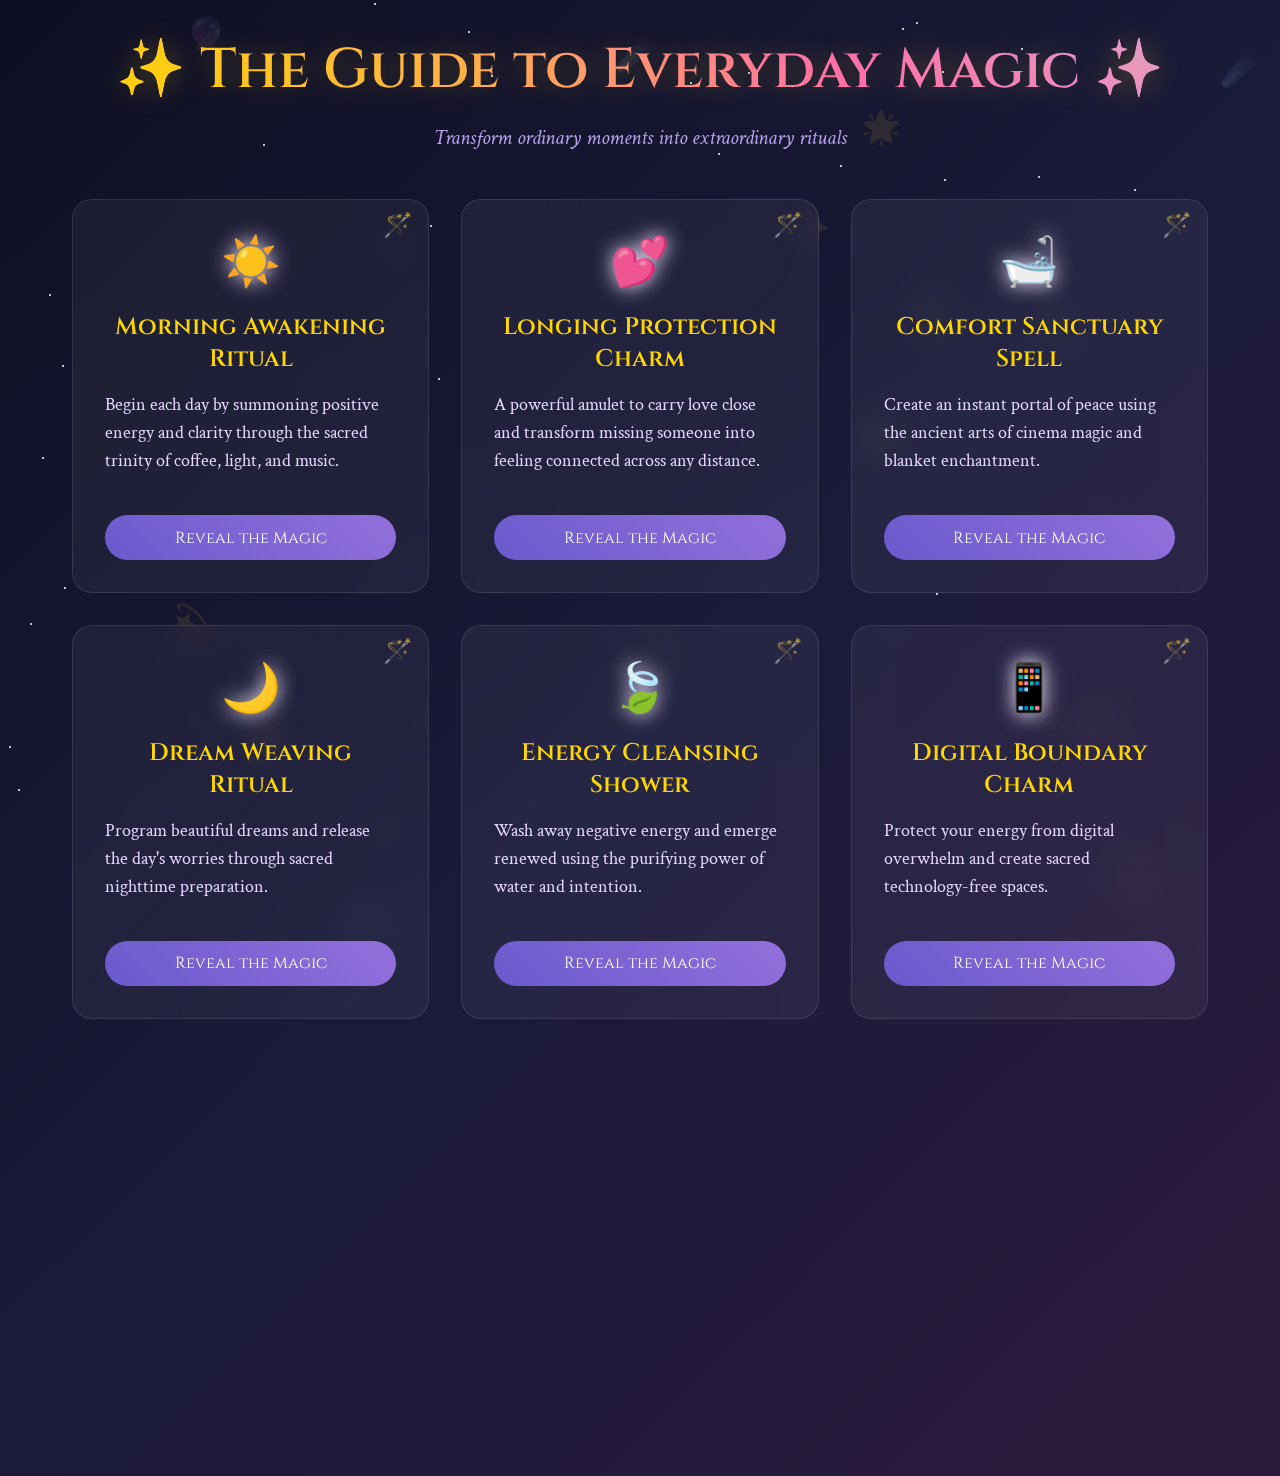
<file: everyday_magic.html>
<!DOCTYPE html>
<html lang="en">
<head>
    <meta charset="UTF-8">
    <meta name="viewport" content="width=device-width, initial-scale=1.0">
    <title>The Guide to Everyday Magic ✨</title>
    <style>
        @import url('https://fonts.googleapis.com/css2?family=Cinzel:wght@400;600&family=Crimson+Text:ital,wght@0,400;1,400&display=swap');
        
        * {
            margin: 0;
            padding: 0;
            box-sizing: border-box;
        }
        
        body {
            font-family: 'Crimson Text', serif;
            background: linear-gradient(135deg, #0f0f23 0%, #1a1a3a 50%, #2d1b3d 100%);
            color: #f0e6ff;
            min-height: 100vh;
            overflow-x: hidden;
        }
        
        .stars {
            position: fixed;
            top: 0;
            left: 0;
            width: 100%;
            height: 100%;
            pointer-events: none;
            z-index: 1;
        }
        
        .star {
            position: absolute;
            width: 2px;
            height: 2px;
            background: #fff;
            border-radius: 50%;
            animation: twinkle 3s infinite ease-in-out;
        }
        
        @keyframes twinkle {
            0%, 100% { opacity: 0.3; }
            50% { opacity: 1; }
        }
        
        .container {
            position: relative;
            z-index: 2;
            max-width: 1200px;
            margin: 0 auto;
            padding: 2rem;
        }
        
        .header {
            text-align: center;
            margin-bottom: 3rem;
            animation: fadeInDown 1s ease-out;
        }
        
        .title {
            font-family: 'Cinzel', serif;
            font-size: 3.5rem;
            font-weight: 600;
            background: linear-gradient(45deg, #ffd700, #ffb347, #ff69b4, #dda0dd);
            -webkit-background-clip: text;
            -webkit-text-fill-color: transparent;
            background-clip: text;
            margin-bottom: 1rem;
            text-shadow: 0 0 30px rgba(255, 215, 0, 0.3);
        }
        
        .subtitle {
            font-size: 1.3rem;
            color: #c9b3ff;
            font-style: italic;
            opacity: 0.9;
        }
        
        .spells-grid {
            display: grid;
            grid-template-columns: repeat(auto-fit, minmax(350px, 1fr));
            gap: 2rem;
            margin-top: 2rem;
        }
        
        .spell-card {
            background: rgba(255, 255, 255, 0.05);
            backdrop-filter: blur(15px);
            border: 1px solid rgba(255, 255, 255, 0.1);
            border-radius: 20px;
            padding: 2rem;
            transition: all 0.4s ease;
            cursor: pointer;
            position: relative;
            overflow: hidden;
        }
        
        .spell-card::before {
            content: '';
            position: absolute;
            top: 0;
            left: -100%;
            width: 100%;
            height: 100%;
            background: linear-gradient(90deg, transparent, rgba(255, 255, 255, 0.1), transparent);
            transition: left 0.5s;
        }
        
        .spell-card:hover::before {
            left: 100%;
        }
        
        .spell-card:hover {
            transform: translateY(-10px) scale(1.02);
            border-color: rgba(255, 215, 0, 0.4);
            box-shadow: 0 20px 40px rgba(255, 215, 0, 0.1);
        }
        
        .spell-icon {
            font-size: 3rem;
            margin-bottom: 1rem;
            display: block;
            text-align: center;
            filter: drop-shadow(0 0 10px currentColor);
        }
        
        .spell-title {
            font-family: 'Cinzel', serif;
            font-size: 1.5rem;
            font-weight: 600;
            color: #ffd700;
            margin-bottom: 1rem;
            text-align: center;
        }
        
        .spell-description {
            color: #e6d7ff;
            line-height: 1.6;
            margin-bottom: 1.5rem;
            font-size: 1.1rem;
        }
        
        .spell-steps {
            display: none;
            margin-top: 1rem;
            padding-top: 1rem;
            border-top: 1px solid rgba(255, 255, 255, 0.2);
            animation: fadeIn 0.5s ease-out;
        }
        
        .spell-steps.active {
            display: block;
        }
        
        .step {
            display: flex;
            align-items: flex-start;
            margin-bottom: 1rem;
            padding: 0.5rem;
            background: rgba(255, 255, 255, 0.05);
            border-radius: 10px;
            transition: all 0.3s ease;
        }
        
        .step:hover {
            background: rgba(255, 255, 255, 0.1);
            transform: translateX(5px);
        }
        
        .step-number {
            background: linear-gradient(45deg, #ffd700, #ffb347);
            color: #1a1a3a;
            width: 25px;
            height: 25px;
            border-radius: 50%;
            display: flex;
            align-items: center;
            justify-content: center;
            font-weight: bold;
            font-size: 0.9rem;
            margin-right: 1rem;
            flex-shrink: 0;
        }
        
        .step-text {
            flex: 1;
            color: #d4c4ff;
        }
        
        .magic-wand {
            position: absolute;
            top: 10px;
            right: 15px;
            font-size: 1.5rem;
            color: rgba(255, 215, 0, 0.6);
            transition: all 0.3s ease;
        }
        
        .spell-card:hover .magic-wand {
            transform: rotate(15deg) scale(1.2);
            color: #ffd700;
        }
        
        .expand-btn {
            background: linear-gradient(45deg, #6a5acd, #9370db);
            border: none;
            color: white;
            padding: 0.7rem 1.5rem;
            border-radius: 25px;
            cursor: pointer;
            font-size: 1rem;
            font-family: 'Cinzel', serif;
            transition: all 0.3s ease;
            width: 100%;
            margin-top: 1rem;
        }
        
        .expand-btn:hover {
            background: linear-gradient(45deg, #8a2be2, #da70d6);
            transform: scale(1.05);
            box-shadow: 0 5px 15px rgba(138, 43, 226, 0.3);
        }
        
        @keyframes fadeInDown {
            from {
                opacity: 0;
                transform: translateY(-50px);
            }
            to {
                opacity: 1;
                transform: translateY(0);
            }
        }
        
        @keyframes fadeIn {
            from { opacity: 0; }
            to { opacity: 1; }
        }
        
        .spell-card {
            animation: fadeInUp 0.8s ease-out forwards;
            opacity: 0;
        }
        
        @keyframes fadeInUp {
            from {
                opacity: 0;
                transform: translateY(50px);
            }
            to {
                opacity: 1;
                transform: translateY(0);
            }
        }
        
        .ritual-tip {
            background: rgba(255, 215, 0, 0.1);
            border: 1px solid rgba(255, 215, 0, 0.3);
            border-radius: 15px;
            padding: 1rem;
            margin-top: 1rem;
            color: #fff3cd;
            font-style: italic;
        }
        
        .floating-elements {
            position: fixed;
            top: 0;
            left: 0;
            width: 100%;
            height: 100%;
            pointer-events: none;
            z-index: 1;
        }
        
        .floating-symbol {
            position: absolute;
            font-size: 2rem;
            opacity: 0.1;
            animation: float 8s infinite ease-in-out;
        }
        
        @keyframes float {
            0%, 100% {
                transform: translateY(0px) rotate(0deg);
            }
            25% {
                transform: translateY(-20px) rotate(90deg);
            }
            50% {
                transform: translateY(-40px) rotate(180deg);
            }
            75% {
                transform: translateY(-20px) rotate(270deg);
            }
        }
        
        @media (max-width: 768px) {
            .title {
                font-size: 2.5rem;
            }
            
            .spells-grid {
                grid-template-columns: 1fr;
                gap: 1.5rem;
            }
            
            .container {
                padding: 1rem;
            }
        }
    </style>
</head>
<body>
    <div class="stars" id="stars"></div>
    <div class="floating-elements" id="floatingElements"></div>
    
    <div class="container">
        <header class="header">
            <h1 class="title">✨ The Guide to Everyday Magic ✨</h1>
            <p class="subtitle">Transform ordinary moments into extraordinary rituals</p>
        </header>
        
        <div class="spells-grid">
            <div class="spell-card" style="animation-delay: 0.1s;">
                <div class="magic-wand">🪄</div>
                <div class="spell-icon">☀️</div>
                <h3 class="spell-title">Morning Awakening Ritual</h3>
                <p class="spell-description">Begin each day by summoning positive energy and clarity through the sacred trinity of coffee, light, and music.</p>
                <button class="expand-btn" onclick="toggleSpell(this)">Reveal the Magic</button>
                <div class="spell-steps">
                    <div class="step">
                        <div class="step-number">1</div>
                        <div class="step-text">Light a candle or turn on warm, soft lighting before touching any device</div>
                    </div>
                    <div class="step">
                        <div class="step-number">2</div>
                        <div class="step-text">Brew your coffee mindfully, inhaling the aroma as you wait</div>
                    </div>
                    <div class="step">
                        <div class="step-number">3</div>
                        <div class="step-text">Play your sacred morning playlist (3-5 songs that make you feel alive)</div>
                    </div>
                    <div class="step">
                        <div class="step-number">4</div>
                        <div class="step-text">Hold your warm cup and speak one intention for the day aloud</div>
                    </div>
                    <div class="ritual-tip">
                        💫 <strong>Pro Tip:</strong> Keep the same playlist for 21 days to create a powerful morning anchor
                    </div>
                </div>
            </div>
            
            <div class="spell-card" style="animation-delay: 0.2s;">
                <div class="magic-wand">🪄</div>
                <div class="spell-icon">💕</div>
                <h3 class="spell-title">Longing Protection Charm</h3>
                <p class="spell-description">A powerful amulet to carry love close and transform missing someone into feeling connected across any distance.</p>
                <button class="expand-btn" onclick="toggleSpell(this)">Reveal the Magic</button>
                <div class="spell-steps">
                    <div class="step">
                        <div class="step-number">1</div>
                        <div class="step-text">Choose a piece of their clothing that smells like them</div>
                    </div>
                    <div class="step">
                        <div class="step-number">2</div>
                        <div class="step-text">Hold it close and breathe deeply three times</div>
                    </div>
                    <div class="step">
                        <div class="step-number">3</div>
                        <div class="step-text">Wear it when the longing feels strongest</div>
                    </div>
                    <div class="step">
                        <div class="step-number">4</div>
                        <div class="step-text">Send them a photo of you wearing it with a heart emoji</div>
                    </div>
                    <div class="ritual-tip">
                        💫 <strong>Love Magic:</strong> This works both ways - they'll feel the connection too when they see the photo
                    </div>
                </div>
            </div>
            
            <div class="spell-card" style="animation-delay: 0.3s;">
                <div class="magic-wand">🪄</div>
                <div class="spell-icon">🛁</div>
                <h3 class="spell-title">Comfort Sanctuary Spell</h3>
                <p class="spell-description">Create an instant portal of peace using the ancient arts of cinema magic and blanket enchantment.</p>
                <button class="expand-btn" onclick="toggleSpell(this)">Reveal the Magic</button>
                <div class="spell-steps">
                    <div class="step">
                        <div class="step-number">1</div>
                        <div class="step-text">Choose a movie that makes your soul happy (not one that makes you cry)</div>
                    </div>
                    <div class="step">
                        <div class="step-number">2</div>
                        <div class="step-text">Create a blanket fort or wrap yourself in the softest blanket you own</div>
                    </div>
                    <div class="step">
                        <div class="step-number">3</div>
                        <div class="step-text">Dim all lights except for the screen glow</div>
                    </div>
                    <div class="step">
                        <div class="step-number">4</div>
                        <div class="step-text">Before pressing play, declare: "I am safe, I am loved, I am home"</div>
                    </div>
                    <div class="ritual-tip">
                        💫 <strong>Sanctuary Magic:</strong> Your blanket becomes a protective shield that holds only good vibes
                    </div>
                </div>
            </div>
            
            <div class="spell-card" style="animation-delay: 0.4s;">
                <div class="magic-wand">🪄</div>
                <div class="spell-icon">🌙</div>
                <h3 class="spell-title">Dream Weaving Ritual</h3>
                <p class="spell-description">Program beautiful dreams and release the day's worries through sacred nighttime preparation.</p>
                <button class="expand-btn" onclick="toggleSpell(this)">Reveal the Magic</button>
                <div class="spell-steps">
                    <div class="step">
                        <div class="step-number">1</div>
                        <div class="step-text">Write down 3 things you're grateful for from today on paper</div>
                    </div>
                    <div class="step">
                        <div class="step-number">2</div>
                        <div class="step-text">Place the paper under your pillow</div>
                    </div>
                    <div class="step">
                        <div class="step-number">3</div>
                        <div class="step-text">Spray lavender or vanilla on your pillowcase</div>
                    </div>
                    <div class="step">
                        <div class="step-number">4</div>
                        <div class="step-text">As you close your eyes, imagine tomorrow as your best possible day</div>
                    </div>
                    <div class="ritual-tip">
                        💫 <strong>Dream Magic:</strong> Your subconscious mind works all night to make your visualization come true
                    </div>
                </div>
            </div>
            
            <div class="spell-card" style="animation-delay: 0.5s;">
                <div class="magic-wand">🪄</div>
                <div class="spell-icon">🍃</div>
                <h3 class="spell-title">Energy Cleansing Shower</h3>
                <p class="spell-description">Wash away negative energy and emerge renewed using the purifying power of water and intention.</p>
                <button class="expand-btn" onclick="toggleSpell(this)">Reveal the Magic</button>
                <div class="spell-steps">
                    <div class="step">
                        <div class="step-number">1</div>
                        <div class="step-text">Before entering, set the intention to wash away anything that doesn't serve you</div>
                    </div>
                    <div class="step">
                        <div class="step-number">2</div>
                        <div class="step-text">Use eucalyptus or mint shower gel for extra cleansing power</div>
                    </div>
                    <div class="step">
                        <div class="step-number">3</div>
                        <div class="step-text">Imagine the water carrying away stress, doubt, and negativity down the drain</div>
                    </div>
                    <div class="step">
                        <div class="step-number">4</div>
                        <div class="step-text">End with cool water for 10 seconds while affirming "I am renewed"</div>
                    </div>
                    <div class="ritual-tip">
                        💫 <strong>Cleansing Magic:</strong> The physical act of washing becomes a powerful metaphor your mind accepts
                    </div>
                </div>
            </div>
            
            <div class="spell-card" style="animation-delay: 0.6s;">
                <div class="magic-wand">🪄</div>
                <div class="spell-icon">📱</div>
                <h3 class="spell-title">Digital Boundary Charm</h3>
                <p class="spell-description">Protect your energy from digital overwhelm and create sacred technology-free spaces.</p>
                <button class="expand-btn" onclick="toggleSpell(this)">Reveal the Magic</button>
                <div class="spell-steps">
                    <div class="step">
                        <div class="step-number">1</div>
                        <div class="step-text">Designate your bedroom as a phone-free sanctuary after 9 PM</div>
                    </div>
                    <div class="step">
                        <div class="step-number">2</div>
                        <div class="step-text">Place your phone in another room and say "I choose peace over pixels"</div>
                    </div>
                    <div class="step">
                        <div class="step-number">3</div>
                        <div class="step-text">Replace scrolling time with a physical book or journal</div>
                    </div>
                    <div class="step">
                        <div class="step-number">4</div>
                        <div class="step-text">Before sleep, mentally send love to everyone instead of checking messages</div>
                    </div>
                    <div class="ritual-tip">
                        💫 <strong>Boundary Magic:</strong> Your energy becomes your own again when you control your digital diet
                    </div>
                </div>
            </div>
            
            <div class="spell-card" style="animation-delay: 0.7s;">
                <div class="magic-wand">🪄</div>
                <div class="spell-icon">🌸</div>
                <h3 class="spell-title">Self-Love Mirror Spell</h3>
                <p class="spell-description">Transform your relationship with your reflection using daily mirror magic and affirmation power.</p>
                <button class="expand-btn" onclick="toggleSpell(this)">Reveal the Magic</button>
                <div class="spell-steps">
                    <div class="step">
                        <div class="step-number">1</div>
                        <div class="step-text">Look directly into your own eyes in the mirror for 30 seconds</div>
                    </div>
                    <div class="step">
                        <div class="step-number">2</div>
                        <div class="step-text">Say "Hello, beautiful soul" out loud</div>
                    </div>
                    <div class="step">
                        <div class="step-number">3</div>
                        <div class="step-text">Find one thing you genuinely appreciate about yourself today</div>
                    </div>
                    <div class="step">
                        <div class="step-number">4</div>
                        <div class="step-text">Smile at yourself before walking away</div>
                    </div>
                    <div class="ritual-tip">
                        💫 <strong>Self-Love Magic:</strong> Your relationship with yourself sets the template for all other relationships
                    </div>
                </div>
            </div>
            
            <div class="spell-card" style="animation-delay: 0.8s;">
                <div class="magic-wand">🪄</div>
                <div class="spell-icon">🍯</div>
                <h3 class="spell-title">Abundance Tea Ceremony</h3>
                <p class="spell-description">Attract prosperity and gratitude through the mindful ritual of tea preparation and intention setting.</p>
                <button class="expand-btn" onclick="toggleSpell(this)">Reveal the Magic</button>
                <div class="spell-steps">
                    <div class="step">
                        <div class="step-number">1</div>
                        <div class="step-text">Choose green tea (for growth) or chamomile (for peace)</div>
                    </div>
                    <div class="step">
                        <div class="step-number">2</div>
                        <div class="step-text">While water boils, think of 5 things you already have that you're grateful for</div>
                    </div>
                    <div class="step">
                        <div class="step-number">3</div>
                        <div class="step-text">Add honey while saying "Sweet abundance flows to me"</div>
                    </div>
                    <div class="step">
                        <div class="step-number">4</div>
                        <div class="step-text">Sip slowly and visualize your dreams manifesting</div>
                    </div>
                    <div class="ritual-tip">
                        💫 <strong>Abundance Magic:</strong> Gratitude for what you have creates space for more blessings to arrive
                    </div>
                </div>
            </div>
        </div>
    </div>

    <script>
        // Create twinkling stars
        function createStars() {
            const starsContainer = document.getElementById('stars');
            for (let i = 0; i < 100; i++) {
                const star = document.createElement('div');
                star.className = 'star';
                star.style.left = Math.random() * 100 + '%';
                star.style.top = Math.random() * 100 + '%';
                star.style.animationDelay = Math.random() * 3 + 's';
                starsContainer.appendChild(star);
            }
        }
        
        // Create floating magical symbols
        function createFloatingElements() {
            const container = document.getElementById('floatingElements');
            const symbols = ['✨', '🌟', '💫', '⭐', '🔮', '🌙', '☄️'];
            
            for (let i = 0; i < 15; i++) {
                const element = document.createElement('div');
                element.className = 'floating-symbol';
                element.textContent = symbols[Math.floor(Math.random() * symbols.length)];
                element.style.left = Math.random() * 100 + '%';
                element.style.top = Math.random() * 100 + '%';
                element.style.animationDelay = Math.random() * 8 + 's';
                element.style.animationDuration = (8 + Math.random() * 4) + 's';
                container.appendChild(element);
            }
        }
        
        // Toggle spell details
        function toggleSpell(button) {
            const card = button.closest('.spell-card');
            const steps = card.querySelector('.spell-steps');
            
            if (steps.classList.contains('active')) {
                steps.classList.remove('active');
                button.textContent = 'Reveal the Magic';
                button.style.background = 'linear-gradient(45deg, #6a5acd, #9370db)';
            } else {
                steps.classList.add('active');
                button.textContent = 'Hide the Magic';
                button.style.background = 'linear-gradient(45deg, #ff6b6b, #ff8e53)';
            }
        }
        
        // Initialize magical elements
        document.addEventListener('DOMContentLoaded', function() {
            createStars();
            createFloatingElements();
            
            // Animate spell cards on scroll
            const cards = document.querySelectorAll('.spell-card');
            const observer = new IntersectionObserver((entries) => {
                entries.forEach((entry) => {
                    if (entry.isIntersecting) {
                        entry.target.style.opacity = '1';
                        entry.target.style.transform = 'translateY(0)';
                    }
                });
            }, { threshold: 0.1 });
            
            cards.forEach(card => {
                observer.observe(card);
            });
        });
        
        // Add sparkle effect on card hover
        document.querySelectorAll('.spell-card').forEach(card => {
            card.addEventListener('mouseenter', function() {
                createSparkles(this);
            });
        });
        
        function createSparkles(element) {
            for (let i = 0; i < 5; i++) {
                const sparkle = document.createElement('div');
                sparkle.innerHTML = '✨';
                sparkle.style.position = 'absolute';
                sparkle.style.pointerEvents = 'none';
                sparkle.style.fontSize = '1rem';
                sparkle.style.color = '#ffd700';
                sparkle.style.left = Math.random() * element.offsetWidth + 'px';
                sparkle.style.top = Math.random() * element.offsetHeight + 'px';
                sparkle.style.animation = 'sparkleFloat 1s ease-out forwards';
                
                element.appendChild(sparkle);
                
                setTimeout(() => {
                    sparkle.remove();
                }, 1000);
            }
        }
        
        // Add sparkle animation
        const style = document.createElement('style');
        style.textContent = `
            @keyframes sparkleFloat {
                0% {
                    opacity: 1;
                    transform: translateY(0) scale(0);
                }
                50% {
                    opacity: 1;
                    transform: translateY(-20px) scale(1);
                }
                100% {
                    opacity: 0;
                    transform: translateY(-40px) scale(0);
                }
            }
        `;
        document.head.appendChild(style);
    </script>
</body>
</html>
</file>
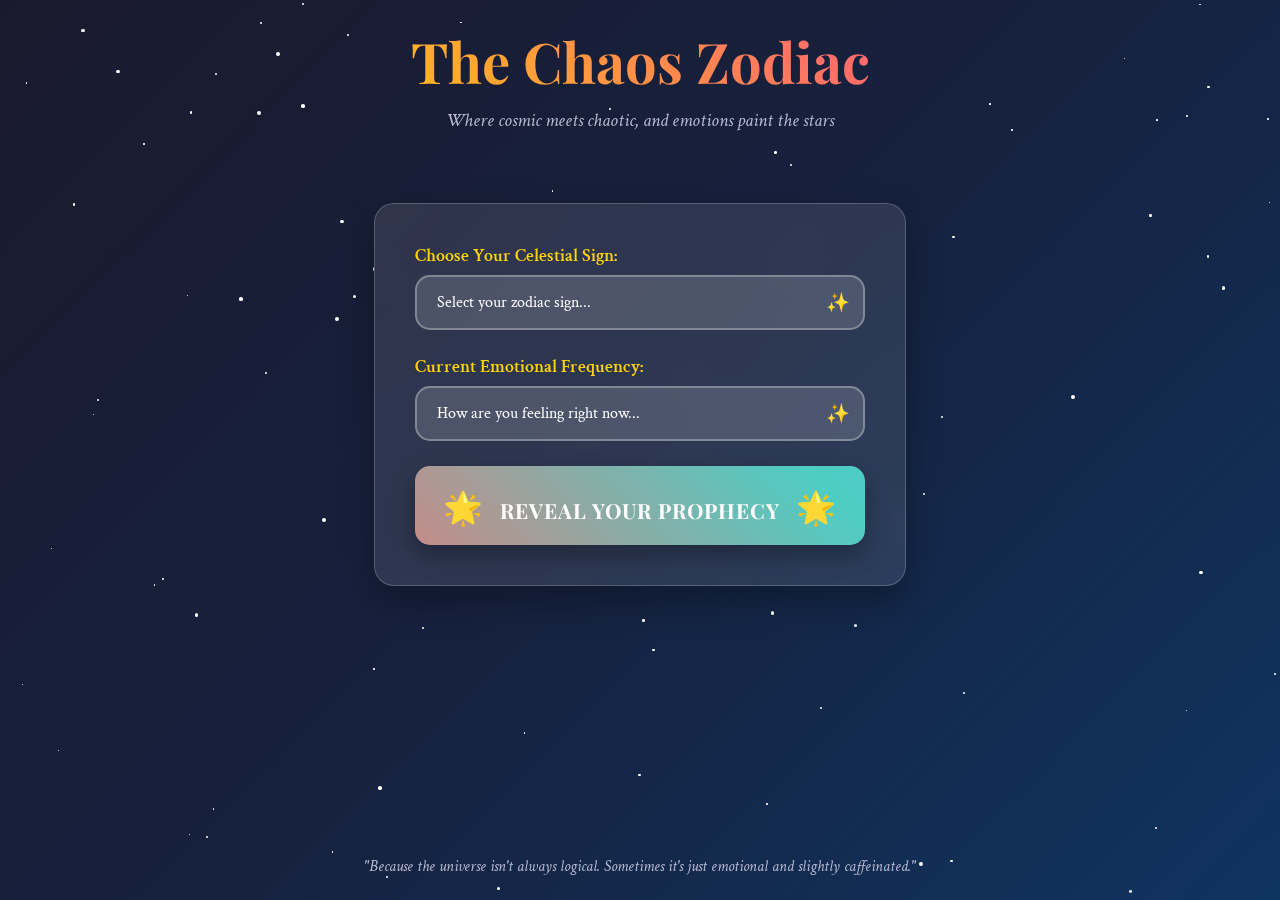
<file: the_chaos_zodiac.html>
<!DOCTYPE html>
<html lang="en">
<head>
    <meta charset="UTF-8">
    <meta name="viewport" content="width=device-width, initial-scale=1.0">
    <title>The Chaos Zodiac ✨</title>
    <style>
        @import url('https://fonts.googleapis.com/css2?family=Crimson+Text:ital,wght@0,400;0,600;1,400&family=Playfair+Display:wght@400;700&display=swap');
        
        * {
            margin: 0;
            padding: 0;
            box-sizing: border-box;
        }
        
        body {
            font-family: 'Crimson Text', serif;
            background: linear-gradient(135deg, #1a1a2e, #16213e, #0f3460);
            min-height: 100vh;
            color: #fff;
            overflow-x: hidden;
            position: relative;
        }
        
        /* Animated stars background */
        .stars {
            position: fixed;
            top: 0;
            left: 0;
            width: 100%;
            height: 100%;
            pointer-events: none;
            z-index: 0;
        }
        
        .star {
            position: absolute;
            background: #fff;
            border-radius: 50%;
            animation: twinkle 3s infinite alternate;
        }
        
        @keyframes twinkle {
            0% { opacity: 0.3; transform: scale(1); }
            100% { opacity: 1; transform: scale(1.2); }
        }
        
        .container {
            position: relative;
            z-index: 1;
            max-width: 800px;
            margin: 0 auto;
            padding: 20px;
            min-height: 100vh;
            display: flex;
            flex-direction: column;
            justify-content: center;
            align-items: center;
        }
        
        .header {
            text-align: center;
            margin-bottom: 40px;
            animation: fadeInUp 1s ease-out;
        }
        
        .title {
            font-family: 'Playfair Display', serif;
            font-size: 3.5rem;
            font-weight: 700;
            background: linear-gradient(45deg, #ffd700, #ff6b6b, #4ecdc4, #45b7d1);
            background-size: 400% 400%;
            -webkit-background-clip: text;
            background-clip: text;
            -webkit-text-fill-color: transparent;
            animation: gradientShift 4s ease-in-out infinite;
            margin-bottom: 10px;
        }
        
        @keyframes gradientShift {
            0%, 100% { background-position: 0% 50%; }
            50% { background-position: 100% 50%; }
        }
        
        .subtitle {
            font-size: 1.2rem;
            color: #b8b8d1;
            font-style: italic;
            margin-bottom: 30px;
        }
        
        .form-container {
            background: rgba(255, 255, 255, 0.1);
            backdrop-filter: blur(20px);
            border: 1px solid rgba(255, 255, 255, 0.2);
            border-radius: 20px;
            padding: 40px;
            margin-bottom: 40px;
            animation: fadeInUp 1s ease-out 0.3s both;
            box-shadow: 0 15px 35px rgba(0, 0, 0, 0.3);
        }
        
        .form-group {
            margin-bottom: 25px;
        }
        
        .form-group label {
            display: block;
            font-size: 1.1rem;
            margin-bottom: 8px;
            color: #ffd700;
            font-weight: 600;
        }
        
        .select-container {
            position: relative;
        }
        
        select {
            width: 100%;
            padding: 15px 20px;
            font-size: 1rem;
            font-family: 'Crimson Text', serif;
            background: rgba(255, 255, 255, 0.15);
            border: 2px solid rgba(255, 255, 255, 0.3);
            border-radius: 15px;
            color: #fff;
            appearance: none;
            cursor: pointer;
            transition: all 0.3s ease;
        }
        
        select:focus {
            outline: none;
            border-color: #ffd700;
            box-shadow: 0 0 20px rgba(255, 215, 0, 0.3);
        }
        
        select option {
            background: #1a1a2e;
            color: #fff;
        }
        
        .select-container::after {
            content: '✨';
            position: absolute;
            right: 15px;
            top: 50%;
            transform: translateY(-50%);
            pointer-events: none;
            font-size: 1.2rem;
        }
        
        .reveal-btn {
            width: 100%;
            padding: 18px;
            font-size: 1.3rem;
            font-family: 'Playfair Display', serif;
            font-weight: 700;
            background: linear-gradient(45deg, #ff6b6b, #4ecdc4, #45b7d1, #ffd700);
            background-size: 400% 400%;
            border: none;
            border-radius: 15px;
            color: #fff;
            cursor: pointer;
            transition: all 0.3s ease;
            animation: gradientShift 4s ease-in-out infinite;
            text-transform: uppercase;
            letter-spacing: 1px;
            box-shadow: 0 10px 25px rgba(0, 0, 0, 0.3);
        }
        
        .reveal-btn:hover {
            transform: translateY(-3px);
            box-shadow: 0 15px 35px rgba(0, 0, 0, 0.4);
        }
        
        .reveal-btn:active {
            transform: translateY(-1px);
        }
        
        .prophecy-container {
            background: rgba(255, 255, 255, 0.1);
            backdrop-filter: blur(20px);
            border: 1px solid rgba(255, 255, 255, 0.2);
            border-radius: 20px;
            padding: 40px;
            text-align: center;
            min-height: 200px;
            display: flex;
            align-items: center;
            justify-content: center;
            box-shadow: 0 15px 35px rgba(0, 0, 0, 0.3);
            opacity: 0;
            transform: translateY(30px);
            transition: all 0.8s ease;
        }
        
        .prophecy-container.show {
            opacity: 1;
            transform: translateY(0);
            animation: prophecyGlow 2s ease-in-out infinite alternate;
        }
        
        @keyframes prophecyGlow {
            0% { box-shadow: 0 15px 35px rgba(0, 0, 0, 0.3), 0 0 30px rgba(255, 215, 0, 0.1); }
            100% { box-shadow: 0 15px 35px rgba(0, 0, 0, 0.3), 0 0 50px rgba(255, 215, 0, 0.3); }
        }
        
        .prophecy-text {
            font-size: 1.4rem;
            line-height: 1.6;
            color: #fff;
            font-style: italic;
            text-shadow: 0 2px 10px rgba(0, 0, 0, 0.3);
        }
        
        .tagline {
            text-align: center;
            font-size: 1rem;
            color: #b8b8d1;
            font-style: italic;
            margin-top: 30px;
            animation: fadeInUp 1s ease-out 0.6s both;
        }
        
        @keyframes fadeInUp {
            from {
                opacity: 0;
                transform: translateY(30px);
            }
            to {
                opacity: 1;
                transform: translateY(0);
            }
        }
        
        .cosmic-emoji {
            font-size: 2rem;
            margin: 0 10px;
            animation: float 3s ease-in-out infinite;
        }
        
        @keyframes float {
            0%, 100% { transform: translateY(0px); }
            50% { transform: translateY(-10px); }
        }
        
        @media (max-width: 768px) {
            .title {
                font-size: 2.5rem;
            }
            
            .form-container {
                padding: 30px 20px;
            }
            
            .prophecy-container {
                padding: 30px 20px;
            }
            
            .prophecy-text {
                font-size: 1.2rem;
            }
        }
    </style>
</head>
<body>
    <div class="stars" id="stars"></div>
    
    <div class="container">
        <div class="header">
            <h1 class="title">The Chaos Zodiac</h1>
            <p class="subtitle">Where cosmic meets chaotic, and emotions paint the stars</p>
        </div>
        
        <div class="form-container">
            <div class="form-group">
                <label for="zodiac">Choose Your Celestial Sign:</label>
                <div class="select-container">
                    <select id="zodiac">
                        <option value="">Select your zodiac sign...</option>
                        <option value="aries">♈ Aries (Mar 21 - Apr 19)</option>
                        <option value="taurus">♉ Taurus (Apr 20 - May 20)</option>
                        <option value="gemini">♊ Gemini (May 21 - Jun 20)</option>
                        <option value="cancer">♋ Cancer (Jun 21 - Jul 22)</option>
                        <option value="leo">♌ Leo (Jul 23 - Aug 22)</option>
                        <option value="virgo">♍ Virgo (Aug 23 - Sep 22)</option>
                        <option value="libra">♎ Libra (Sep 23 - Oct 22)</option>
                        <option value="scorpio">♏ Scorpio (Oct 23 - Nov 21)</option>
                        <option value="sagittarius">♐ Sagittarius (Nov 22 - Dec 21)</option>
                        <option value="capricorn">♑ Capricorn (Dec 22 - Jan 19)</option>
                        <option value="aquarius">♒ Aquarius (Jan 20 - Feb 18)</option>
                        <option value="pisces">♓ Pisces (Feb 19 - Mar 20)</option>
                    </select>
                </div>
            </div>
            
            <div class="form-group">
                <label for="emotion">Current Emotional Frequency:</label>
                <div class="select-container">
                    <select id="emotion">
                        <option value="">How are you feeling right now...</option>
                        <option value="anxious">😰 Anxious</option>
                        <option value="dreamy">🌙 Dreamy</option>
                        <option value="chaotic">🌪️ Chaotic</option>
                        <option value="tired">😴 Tired</option>
                        <option value="in-love">💕 In Love</option>
                        <option value="confused">🤔 Confused</option>
                        <option value="excited">🎉 Excited</option>
                        <option value="melancholic">🌧️ Melancholic</option>
                        <option value="rebellious">🔥 Rebellious</option>
                        <option value="peaceful">🕊️ Peaceful</option>
                        <option value="caffeinated">☕ Overly Caffeinated</option>
                        <option value="mystical">🔮 Mystical</option>
                    </select>
                </div>
            </div>
            
            <button class="reveal-btn" onclick="revealProphecy()">
                <span class="cosmic-emoji">🌟</span>
                Reveal Your Prophecy
                <span class="cosmic-emoji">🌟</span>
            </button>
        </div>
        
        <div class="prophecy-container" id="prophecyContainer">
            <p class="prophecy-text" id="prophecyText">
                The cosmic winds are waiting for your choices...
            </p>
        </div>
        
        <div class="tagline">
            <em>"Because the universe isn't always logical. Sometimes it's just emotional and slightly caffeinated."</em>
        </div>
    </div>

    <script>
        // Create animated stars
        function createStars() {
            const starsContainer = document.getElementById('stars');
            const numberOfStars = 100;
            
            for (let i = 0; i < numberOfStars; i++) {
                const star = document.createElement('div');
                star.className = 'star';
                star.style.left = Math.random() * 100 + '%';
                star.style.top = Math.random() * 100 + '%';
                star.style.width = Math.random() * 3 + 1 + 'px';
                star.style.height = star.style.width;
                star.style.animationDelay = Math.random() * 3 + 's';
                starsContainer.appendChild(star);
            }
        }
        
        // Prophecy database
        const prophecies = {
            aries: {
                anxious: "Your warrior spirit is just doing jumping jacks in your chest. Today, you'll accidentally intimidate a houseplant into growing faster.",
                dreamy: "Mars whispers that your dreams are actually battle plans. You'll fall asleep and wake up having reorganized your entire life... in your head.",
                chaotic: "Your energy today resembles a caffeinated tornado with excellent taste in music. Embrace it - chaos is just creativity having a tantrum.",
                tired: "Even warriors need naps. Today, you'll discover that horizontal meditation is a valid life choice, especially with snacks nearby.",
                "in-love": "Your heart is basically a firework show right now. Someone will notice your glow from three time zones away.",
                confused: "Your brain is playing 4D chess while your heart plays hopscotch. The confusion will lead to your most brilliant idea yet.",
                excited: "You're vibrating at the frequency of pure possibility. Today, you'll high-five the universe and it will high-five you back.",
                melancholic: "Your sadness has the depth of ancient wisdom. A random act of kindness will remind you that you're magic in human form.",
                rebellious: "You're about to revolutionize something completely mundane. Expect to become famous for your unconventional approach to... laundry?",
                peaceful: "Your inner calm is so powerful, it's making nearby flowers jealous. Use this zen energy to manifest something beautiful.",
                caffeinated: "You've transcended normal human energy levels. Today, you'll solve problems that don't even exist yet.",
                mystical: "The universe is sliding secret messages into your coffee foam. Pay attention to the signs - they're everywhere."
            },
            taurus: {
                anxious: "Your roots run deep, beautiful bull. Today, anxiety is just excitement wearing a disguise. Ground yourself with chocolate.",
                dreamy: "Venus is painting your dreams in shades of honey and gold. You'll daydream something into existence by accident.",
                chaotic: "Your steady nature is the eye of today's storm. Others will flock to your calm energy like moths to a very cozy flame.",
                tired: "Rest is your superpower. Today, you'll turn lounging into an art form and inspire others to embrace the sacred nap.",
                "in-love": "Your heart is blooming like a garden in spring. Someone will fall in love with your laugh today.",
                confused: "Your practical wisdom is taking a creative detour. The confusion will lead to your most inspired decision yet.",
                excited: "Your joy has the staying power of mountains. This excitement will build something lasting and beautiful.",
                melancholic: "Your sensitivity is a gift to the world. Today, your gentle energy will heal someone without you knowing it.",
                rebellious: "You're about to revolutionize comfort itself. Expect to invent the perfect combination of cozy and productive.",
                peaceful: "Your serenity is so deep, it's creating ripples of calm in the cosmic pond. Enjoy this zen moment.",
                caffeinated: "Caffeine + Taurus = unstoppable force meets immovable object. You'll accomplish everything while barely moving.",
                mystical: "The earth spirits are whispering secrets through your morning coffee. Listen with your heart, not just your ears."
            },
            gemini: {
                anxious: "Your brilliant mind is just having too many conversations at once. Today, you'll accidentally solve someone else's problem while worrying about yours.",
                dreamy: "Mercury is sending you cosmic text messages through your dreams. You'll wake up with three new ideas and a poem.",
                chaotic: "Your mental agility is perfectly matched to today's energy. You'll juggle chaos like a professional performer.",
                tired: "Even your thoughts need a coffee break. Today, you'll discover that mental rest leads to your brightest insights.",
                "in-love": "Your words are enchanted today. You'll accidentally write love poetry in your grocery list.",
                confused: "Your curiosity is pulling you in twelve directions at once. The confusion will connect dots you didn't know existed.",
                excited: "Your enthusiasm is contagious and multiplying. You'll inspire at least three people to try something new today.",
                melancholic: "Your emotional intelligence is heightened. You'll find beauty in sadness and write something profound about it.",
                rebellious: "You're about to revolutionize communication itself. Expect to invent a new way of saying something ancient.",
                peaceful: "Your mind has found its meditation frequency. This rare mental stillness will birth something extraordinary.",
                caffeinated: "Your thoughts are moving at light speed with perfect clarity. You'll have breakthrough conversations today.",
                mystical: "The air elementals are sharing secrets through every breeze. Your intuition is operating at cosmic levels."
            },
            cancer: {
                anxious: "Your caring heart is just overflowing with protective energy. Today, you'll worry about someone who secretly adores you for it.",
                dreamy: "The moon is weaving silver threads through your imagination. Your dreams tonight will predict next week's happiness.",
                chaotic: "Your emotional wisdom is the compass in today's storm. Others will seek your nurturing energy like ships finding harbor.",
                tired: "Your shell needs some interior decorating time. Today, self-care isn't selfish - it's revolutionary.",
                "in-love": "Your heart is glowing like a lighthouse. Someone will be guided home by your love from miles away.",
                confused: "Your intuition is speaking in riddles today. The confusion will clear when you trust your emotional intelligence.",
                excited: "Your joy is creating ripples of happiness in your family tree. This excitement will become a cherished memory.",
                melancholic: "Your emotional depth is an ocean of wisdom. Today, your tears will water something beautiful in your soul.",
                rebellious: "You're about to revolutionize what it means to care. Expect to rebel through radical self-love and boundary-setting.",
                peaceful: "Your inner sanctuary is radiating pure comfort. You'll create a healing space just by being yourself.",
                caffeinated: "Caffeine + Cancer intuition = emotional superpowers. You'll feel everyone's feelings and somehow make them better.",
                mystical: "The moon spirits are channeling wisdom through your emotional awareness. Trust every feeling - they're cosmic messages."
            },
            leo: {
                anxious: "Your magnificent heart is just rehearsing for its next standing ovation. Today, anxiety will transform into your most radiant performance.",
                dreamy: "The sun is spotlighting your imagination. Your daydreams are actually previews of your glorious future.",
                chaotic: "Your natural leadership shines brightest in chaos. You'll turn disorder into a spectacular show everyone wants to watch.",
                tired: "Even stars need to rest between performances. Today, you'll make recuperation look glamorous and inspiring.",
                "in-love": "Your heart is putting on the greatest show in the cosmic theater. Someone will fall in love with your dramatic romantic gestures.",
                confused: "Your creative spirit is experimenting with new forms of brilliance. The confusion will lead to your most original masterpiece.",
                excited: "Your enthusiasm is literally lighting up rooms. You'll inspire someone to chase their dreams just by being enthusiastically yourself.",
                melancholic: "Your emotional depth has the power of great art. Today, your sadness will create something beautiful that moves others.",
                rebellious: "You're about to revolutionize self-expression. Expect to rebel by being so authentically yourself that others remember how to shine.",
                peaceful: "Your inner radiance is glowing softly today. This gentle energy will warm hearts without overwhelming them.",
                caffeinated: "Your natural charisma + caffeine = cosmic superstar energy. You'll accidentally become the main character in everyone's day.",
                mystical: "The sun spirits are amplifying your intuitive gifts. Your psychic abilities are operating at royal levels today."
            },
            virgo: {
                anxious: "Your perfectionist heart is just trying to organize the universe. Today, you'll find peace in the beautiful chaos of being human.",
                dreamy: "Mercury is sending you detailed blueprints through your dreams. You'll wake up with the solution to something you didn't know was broken.",
                chaotic: "Your analytical gifts are perfectly designed for untangling today's mess. You'll create order so beautiful it looks like art.",
                tired: "Your mind needs defragmentation time. Today, rest will reorganize your thoughts into their most brilliant configuration.",
                "in-love": "Your attention to detail has noticed every perfect imperfection in someone special. Love will bloom in the small gestures.",
                confused: "Your logical mind is processing new emotional data. The confusion will lead to a perfectly calibrated breakthrough.",
                excited: "Your enthusiasm has a methodical magic to it. You'll get excited about organizing something and accidentally change your life.",
                melancholic: "Your emotional precision is a rare gift. Today, your sadness will help you understand something profound about the human condition.",
                rebellious: "You're about to revolutionize what it means to be helpful. Expect to rebel through radical self-acceptance and gentle boundaries.",
                peaceful: "Your inner harmony is creating perfect symmetry in your environment. This peace will ripple outward in surprising ways.",
                caffeinated: "Your attention to detail + caffeine = supernatural productivity. You'll accomplish the impossible with elegant efficiency.",
                mystical: "The earth elementals are sharing ancient healing wisdom through your practical intuition. Trust your instincts about health and harmony."
            },
            libra: {
                anxious: "Your diplomatic heart is just trying to balance all the world's emotions. Today, you'll find peace by choosing your own harmony first.",
                dreamy: "Venus is painting your dreams in perfect pastel combinations. Your imagination will inspire someone's artistic breakthrough.",
                chaotic: "Your natural ability to find balance makes you chaos's favorite dance partner. You'll turn disorder into beautiful symmetry.",
                tired: "Even the scales of justice need a break. Today, you'll make resting look so elegant that others will want to join you.",
                "in-love": "Your heart is composing love songs in every language. Someone will fall in love with your romantic idealism and perfect timing.",
                confused: "Your mind is weighing new possibilities on cosmic scales. The confusion will help you find a perfect balance you didn't know existed.",
                excited: "Your joy has the grace of a perfect waltz. This excitement will create harmony in unexpected places.",
                melancholic: "Your emotional aesthetic sense finds beauty in bittersweet moments. Today, your sadness will inspire someone's healing.",
                rebellious: "You're about to revolutionize fairness itself. Expect to rebel through radical diplomacy and beautiful boundary-setting.",
                peaceful: "Your inner equilibrium is creating perfect harmony in your relationships. This peace will be contagious in the best way.",
                caffeinated: "Your natural charm + caffeine = irresistible social magnetism. You'll facilitate connections that change lives.",
                mystical: "The air spirits are whispering secrets about cosmic justice through your intuitive sense of balance. Trust your psychic equilibrium."
            },
            scorpio: {
                anxious: "Your powerful intensity is just trying to transform the universe overnight. Today, anxiety will alchemize into your greatest insight.",
                dreamy: "Pluto is sending you mysterious messages through dream symbolism. Your subconscious is processing cosmic secrets right now.",
                chaotic: "Your transformative energy thrives in chaos. You'll turn today's disorder into tomorrow's revolution.",
                tired: "Even phoenixes need rest between rebirths. Today, you'll regenerate your power through strategic rest.",
                "in-love": "Your heart is operating at supernatural intensity levels. Someone will be forever changed by the depth of your emotional truth.",
                confused: "Your psychic abilities are downloading new levels of understanding. The confusion will clear when you trust your deepest knowing.",
                excited: "Your excitement has the power to transform reality itself. This energy will catalyze changes you've been unconsciously manifesting.",
                melancholic: "Your emotional depth has the wisdom of ancient waters. Today, your sadness will wash away something that no longer serves you.",
                rebellious: "You're about to revolutionize what it means to be authentic. Expect to rebel by being so real that others remember their own truth.",
                peaceful: "Your inner stillness has the power of deep ocean currents. This rare peace will move mountains subtly but surely.",
                caffeinated: "Your natural intensity + caffeine = otherworldly perception. You'll see through every illusion and speak only truth today.",
                mystical: "The underworld spirits are sharing ancient mysteries through your heightened intuition. Your psychic gifts are at peak power."
            },
            sagittarius: {
                anxious: "Your adventurous spirit is just eager to explore new emotional territories. Today, anxiety will guide you to an unexpected discovery.",
                dreamy: "Jupiter is expanding your imagination beyond known boundaries. Your dreams will contain maps to places that don't exist yet.",
                chaotic: "Your wandering energy loves a good plot twist. You'll turn today's chaos into tomorrow's great adventure story.",
                tired: "Even arrows need time to be restrung. Today, you'll find that rest is just preparation for your next magnificent journey.",
                "in-love": "Your heart has passport stamps from dimensions of pure love. Someone will want to travel through life with your optimistic spirit.",
                confused: "Your philosophical mind is exploring new territories of understanding. The confusion will lead to wisdom you'll share for years.",
                excited: "Your enthusiasm could power spaceships. This excitement will launch you toward horizons you didn't know existed.",
                melancholic: "Your emotional wanderlust seeks meaning in melancholy. Today, your sadness will teach you something profound about the human journey.",
                rebellious: "You're about to revolutionize what freedom means. Expect to rebel through radical honesty and fearless authenticity.",
                peaceful: "Your inner compass has found true north. This peace will guide others who have lost their way.",
                caffeinated: "Your natural optimism + caffeine = unlimited possibility energy. You'll inspire everyone to believe in their dreams today.",
                mystical: "The cosmic winds are carrying messages from distant star systems through your expansive intuition. Your third eye is telescope-sharp."
            },
            capricorn: {
                anxious: "Your ambitious heart is just scaling the mountains of possibility. Today, anxiety will reveal the peak you're meant to climb.",
                dreamy: "Saturn is structuring your dreams into achievable magic. Your imagination is building castles that could actually exist.",
                chaotic: "Your steady determination is chaos's perfect antidote. You'll build something lasting from today's scattered pieces.",
                tired: "Even CEOs of the universe need coffee breaks. Today, strategic rest will be your most productive activity.",
                "in-love": "Your heart is investing in forever. Someone will be amazed by your ability to love with both passion and practicality.",
                confused: "Your practical wisdom is processing new information about success. The confusion will clarify into your most strategic insight yet.",
                excited: "Your excitement has the foundation of mountains and the reach of skyscrapers. This energy will build something magnificent.",
                melancholic: "Your emotional discipline finds purpose in every feeling. Today, your sadness will teach you something valuable about resilience.",
                rebellious: "You're about to revolutionize what achievement means. Expect to rebel through radical self-care and redefined success.",
                peaceful: "Your inner authority radiates quiet confidence. This peace will inspire others to trust in their own steady progress.",
                caffeinated: "Your natural leadership + caffeine = unstoppable goal-crushing energy. You'll accomplish three impossible things before lunch.",
                mystical: "The mountain spirits are sharing ancient wisdom about patience and persistence through your grounded intuition. Trust your timeline."
            },
            aquarius: {
                anxious: "Your innovative mind is just downloading the future faster than usual. Today, anxiety will spark your most revolutionary idea.",
                dreamy: "Uranus is beaming otherworldly visions directly into your consciousness. Your dreams will contain blueprints for tomorrow's reality.",
                chaotic: "Your unique energy signature perfectly matches today's frequency. You'll turn chaos into the most beautiful kind of organized rebellion.",
                tired: "Even revolutionaries need to recharge their cosmic batteries. Today, rest will upload new levels of humanitarian inspiration.",
                "in-love": "Your heart is broadcasting on frequencies only special people can receive. Someone will love you for your beautiful weirdness.",
                confused: "Your visionary mind is processing information from parallel dimensions. The confusion will resolve into clarity that changes everything.",
                excited: "Your excitement operates on wavelengths that inspire collective awakening. This energy will spark a small revolution somewhere.",
                melancholic: "Your emotional intelligence carries the weight of collective healing. Today, your sadness will transform into compassion for all humanity.",
                rebellious: "You're about to revolutionize revolution itself. Expect to rebel through radical love and innovative solutions no one saw coming.",
                peaceful: "Your inner frequency creates harmony in digital and cosmic realms. This peace will upgrade everyone's spiritual WiFi.",
                caffeinated: "Your natural genius + caffeine = breakthrough innovation energy. You'll invent something the world didn't know it needed.",
                mystical: "The star beings are transmitting advanced wisdom through your activated consciousness. Your intuition is receiving cosmic downloads."
            },
            pisces: {
                anxious: "Your sensitive soul is just feeling all the ocean's emotions at once. Today, anxiety will dissolve into compassionate understanding.",
                dreamy: "Neptune is painting masterpieces directly onto your consciousness. Your dreams will be so beautiful they'll make you cry happy tears.",
                chaotic: "Your intuitive nature swims gracefully through chaos. You'll find the hidden currents that lead to peaceful waters.",
                tired: "Even mermaids need to float peacefully sometimes. Today, rest will restore your connection to infinite cosmic love.",
                "in-love": "Your heart is an ocean of pure poetry. Someone will drown willingly in the depths of your romantic imagination.",
                confused: "Your psychic abilities are receiving signals from multiple dimensions. The confusion will clear when you trust your first instinct.",
                excited: "Your joy moves like gentle waves, touching every shore. This excitement will create ripples of inspiration across time and space.",
                melancholic: "Your emotional artistry finds profound beauty in sadness. Today, your tears will water seeds of healing in someone's heart.",
                rebellious: "You're about to revolutionize what it means to be sensitive. Expect to rebel through radical empathy and boundary-setting magic.",
                peaceful: "Your inner ocean has reached perfect stillness. This peace will heal everyone who comes near your energy.",
                caffeinated: "Your natural intuition + caffeine = supernatural empathy levels. You'll feel what everyone needs and somehow provide it.",
                mystical: "The water spirits are sharing ancient mysteries through your heightened psychic abilities. Every emotion is a cosmic message today."
            }
        };
        
        function revealProphecy() {
            const zodiacSign = document.getElementById('zodiac').value;
            const emotion = document.getElementById('emotion').value;
            const prophecyTextElement = document.getElementById('prophecyText');
            const prophecyContainer = document.getElementById('prophecyContainer');

            if (zodiacSign && emotion) {
                const prophecy = prophecies[zodiacSign][emotion];
                prophecyTextElement.textContent = prophecy;
                prophecyContainer.classList.add('show');
            } else {
                prophecyTextElement.textContent = "Please select both your celestial sign and current emotional frequency to reveal your prophecy.";
                prophecyContainer.classList.remove('show');
            }
        }

        // Initialize stars
        createStars();
    </script>
</body>
</html>
</file>
<file: style.css>
:root {
    --bg-dark: #1a1a1d; /* Preto quase absoluto */
    --bg-dark-rgb: 26, 26, 29; /* Versão RGB para transparência */
    --bg-light: #2c2c34; /* Cinza escuro */
    --primary-red: #8B0000; /* Vermelho gótico profundo */
    --primary-purple: #4B0082; /* Roxo índigo, misterioso */
    --primary-white: #f0f0f0; /* Branco suave */
    --font-main: 'Roboto', sans-serif;
}

* {
    margin: 0;
    padding: 0;
    box-sizing: border-box;
}

html {
    scroll-behavior: smooth;
}

body {
    background: linear-gradient(135deg, var(--bg-dark), var(--bg-light));
    font-family: var(--font-main);
    color: var(--primary-white);
    cursor: url('https://s3-us-west-2.amazonaws.com/s.cdpn.io/9632/star.png'), auto;
    overflow-x: hidden;
}

body.patinho-mode-active {
    background: linear-gradient(135deg, var(--primary-purple), var(--primary-red)); /* Roxo e Vermelho para o Patinho Mode */
    color: var(--primary-white); /* Branco suave para o texto */
}

body.patinho-mode-active h1,
body.patinho-mode-active h2,
body.patinho-mode-active nav a:hover,
body.patinho-mode-active .btn,
body.patinho-mode-active .project-image-placeholder h4,
body.patinho-mode-active .project-overlay h3,
body.patinho-mode-active .project-tags span {
    color: var(--primary-white); /* Branco suave para os destaques */
    border-color: var(--primary-white);
}

body.patinho-mode-active .btn:hover {
    background: var(--primary-white);
    color: var(--bg-dark);
}

body.patinho-mode-active form input,
body.patinho-mode-active form textarea {
    border: 1px solid var(--primary-white);
    color: var(--primary-white);
}

body.patinho-mode-active #patinho-mode-btn {
    border: 2px solid var(--primary-white);
    color: var(--primary-white);
}

body.patinho-mode-active #patinho-mode-btn:hover {
    background: var(--primary-red);
    color: var(--bg-dark);
}

header {
    position: fixed;
    width: 100%;
    top: 0;
    left: 0;
    padding: 1rem 5%;
    background: rgba(var(--bg-dark-rgb), 0.8); /* Usando a variável com transparência */
    backdrop-filter: blur(10px);
    z-index: 100;
    text-align: center;
}

nav a {
    color: var(--primary-white);
    text-decoration: none;
    margin: 0 1.5rem;
    font-size: 1.5rem;
    transition: color 0.3s ease;
}

nav a:hover {
    color: var(--primary-red);
}

main {
    padding-top: 80px; /* Header height */
}

section {
    min-height: 100vh;
    display: flex;
    flex-direction: column;
    justify-content: center;
    align-items: center;
    padding: 4rem 5%;
    text-align: center;
    opacity: 0;
    transform: translateY(50px);
    transition: opacity 0.6s ease-out, transform 0.6s ease-out;
}

section.show {
    opacity: 1;
    transform: translateY(0);
}

h1 {
    font-size: 5rem;
    color: var(--primary-red);
    text-shadow: 0 0 10px var(--primary-purple);
}

h2 {
    font-size: 3.5rem;
    margin-bottom: 2rem;
    color: var(--primary-red);
    text-shadow: 0 0 8px var(--primary-purple);
}

p {
    font-size: 1.8rem;
    max-width: 800px;
    line-height: 1.6;
    font-family: 'Special Elite', monospace; /* A more readable font for paragraphs */
}

.btn {
    display: inline-block;
    background: transparent;
    border: 2px solid var(--primary-red);
    color: var(--primary-red);
    padding: 0.8rem 1.5rem;
    border-radius: 50px;
    text-decoration: none;
    font-size: 1.2rem;
    margin: 1rem;
    transition: background 0.3s, color 0.3s;
    font-family: 'Special Elite', monospace;
}

.btn:hover {
    background: var(--primary-red);
    color: var(--bg-dark);
}

#home .home-content p {
    font-family: var(--font-main);
    font-size: 2rem;
}

#about .about-content p {
    font-family: var(--font-main);
    font-size: 2rem;
}

.fun-facts {
    margin-top: 3rem;
}

.fun-facts h3 {
    font-size: 2.5rem;
    color: var(--primary-red);
    margin-bottom: 1rem;
}

.fun-facts ul {
    list-style: none;
}

.fun-facts li {
    font-size: 1.5rem;
    margin: 0.5rem 0;
    font-family: 'Special Elite', monospace;
}

form {
    display: flex;
    flex-direction: column;
    width: 100%;
    max-width: 600px;
}

form label {
    font-size: 1.8rem;
    margin-top: 1rem;
}

form input,
form textarea {
    background: rgba(255, 255, 255, 0.1);
    border: 1px solid var(--primary-red);
    border-radius: 10px;
    padding: 0.8rem;
    margin-top: 0.5rem;
    font-size: 1.2rem;
    color: var(--primary-white);
    font-family: 'Special Elite', monospace;
}

form button {
    margin-top: 2rem;
}

.project-gallery {
    display: grid;
    grid-template-columns: repeat(auto-fit, minmax(300px, 1fr));
    gap: 2rem;
    width: 100%;
    max-width: 1200px;
}

.project-card {
    position: relative;
    aspect-ratio: 4 / 3;
    border-radius: 15px;
    overflow: hidden;
    background: var(--bg-light);
    border: 2px solid var(--primary-red);
    cursor: pointer;
}

.project-image-placeholder {
    width: 100%;
    height: 100%;
    display: flex;
    flex-direction: column;
    justify-content: center;
    align-items: center;
    text-align: center;
    padding: 1rem;
}

.project-image-placeholder h4 {
    font-size: 2rem;
    color: var(--primary-red);
}

.placeholder-emoji {
    font-size: 3rem;
    margin-top: 1rem;
}

.project-overlay {
    position: absolute;
    top: 0;
    left: 0;
    width: 100%;
    height: 100%;
    background: rgba(75, 0, 130, 0.9); /* Usando primary-purple com transparência */
    color: var(--primary-white);
    display: flex;
    flex-direction: column;
    justify-content: center;
    align-items: center;
    padding: 1.5rem;
    opacity: 0;
    transition: opacity 0.4s ease-in-out;
}

.project-card:hover .project-overlay {
    opacity: 1;
}

.project-overlay h3 {
    font-size: 2.2rem;
    color: var(--primary-red);
    margin-bottom: 0.5rem;
}

.project-overlay p {
    font-size: 1.2rem;
    font-family: 'Special Elite', monospace;
    margin-bottom: 1rem;
}

.project-tags {
    margin-bottom: 1.5rem;
}

.project-tags span {
    background: var(--primary-red);
    color: var(--bg-dark);
    padding: 0.3rem 0.8rem;
    border-radius: 50px;
    font-size: 0.9rem;
    margin: 0 0.3rem;
    font-family: 'Special Elite', monospace;
}

.project-overlay .btn {
    padding: 0.6rem 1.2rem;
    font-size: 1rem;
    border: 2px solid var(--primary-red);
    color: var(--primary-red);
}

.project-overlay .btn:hover {
    background: var(--primary-red);
    color: var(--bg-dark);
}

footer {
    text-align: center;
    padding: 2rem;
}

#patinho-mode-btn {
    background: none;
    border: 2px solid var(--primary-white);
    color: var(--primary-white);
    padding: 0.5rem 1rem;
    font-size: 1rem;
    cursor: url('https://s3-us-west-2.amazonaws.com/s.cdpn.io/9632/star.png'), auto;
    transition: all 0.3s ease;
}

#patinho-mode-btn:hover {
    background: var(--primary-white);
    color: var(--bg-dark);
    border-color: var(--primary-white);
}

.patinho-message {
    opacity: 0;
    visibility: hidden;
    transition: opacity 0.5s ease-in-out, visibility 0.5s ease-in-out;
    margin-top: 1rem;
    font-size: 1.5rem;
    font-family: 'Dancing Script', cursive;
    text-align: center;
    max-width: 600px;
    line-height: 1.5;
}

.patinho-message.show-patinho-message {
    opacity: 1;
    visibility: visible;
}

body.patinho-mode-active .patinho-message {
    color: var(--primary-white); /* Branco suave para o texto da mensagem */
}

body.patinho-mode-active .patinho-message p {
    color: var(--primary-white);
}

body.patinho-mode-active .patinho-message p strong {
    color: var(--primary-red);
}
</file>
